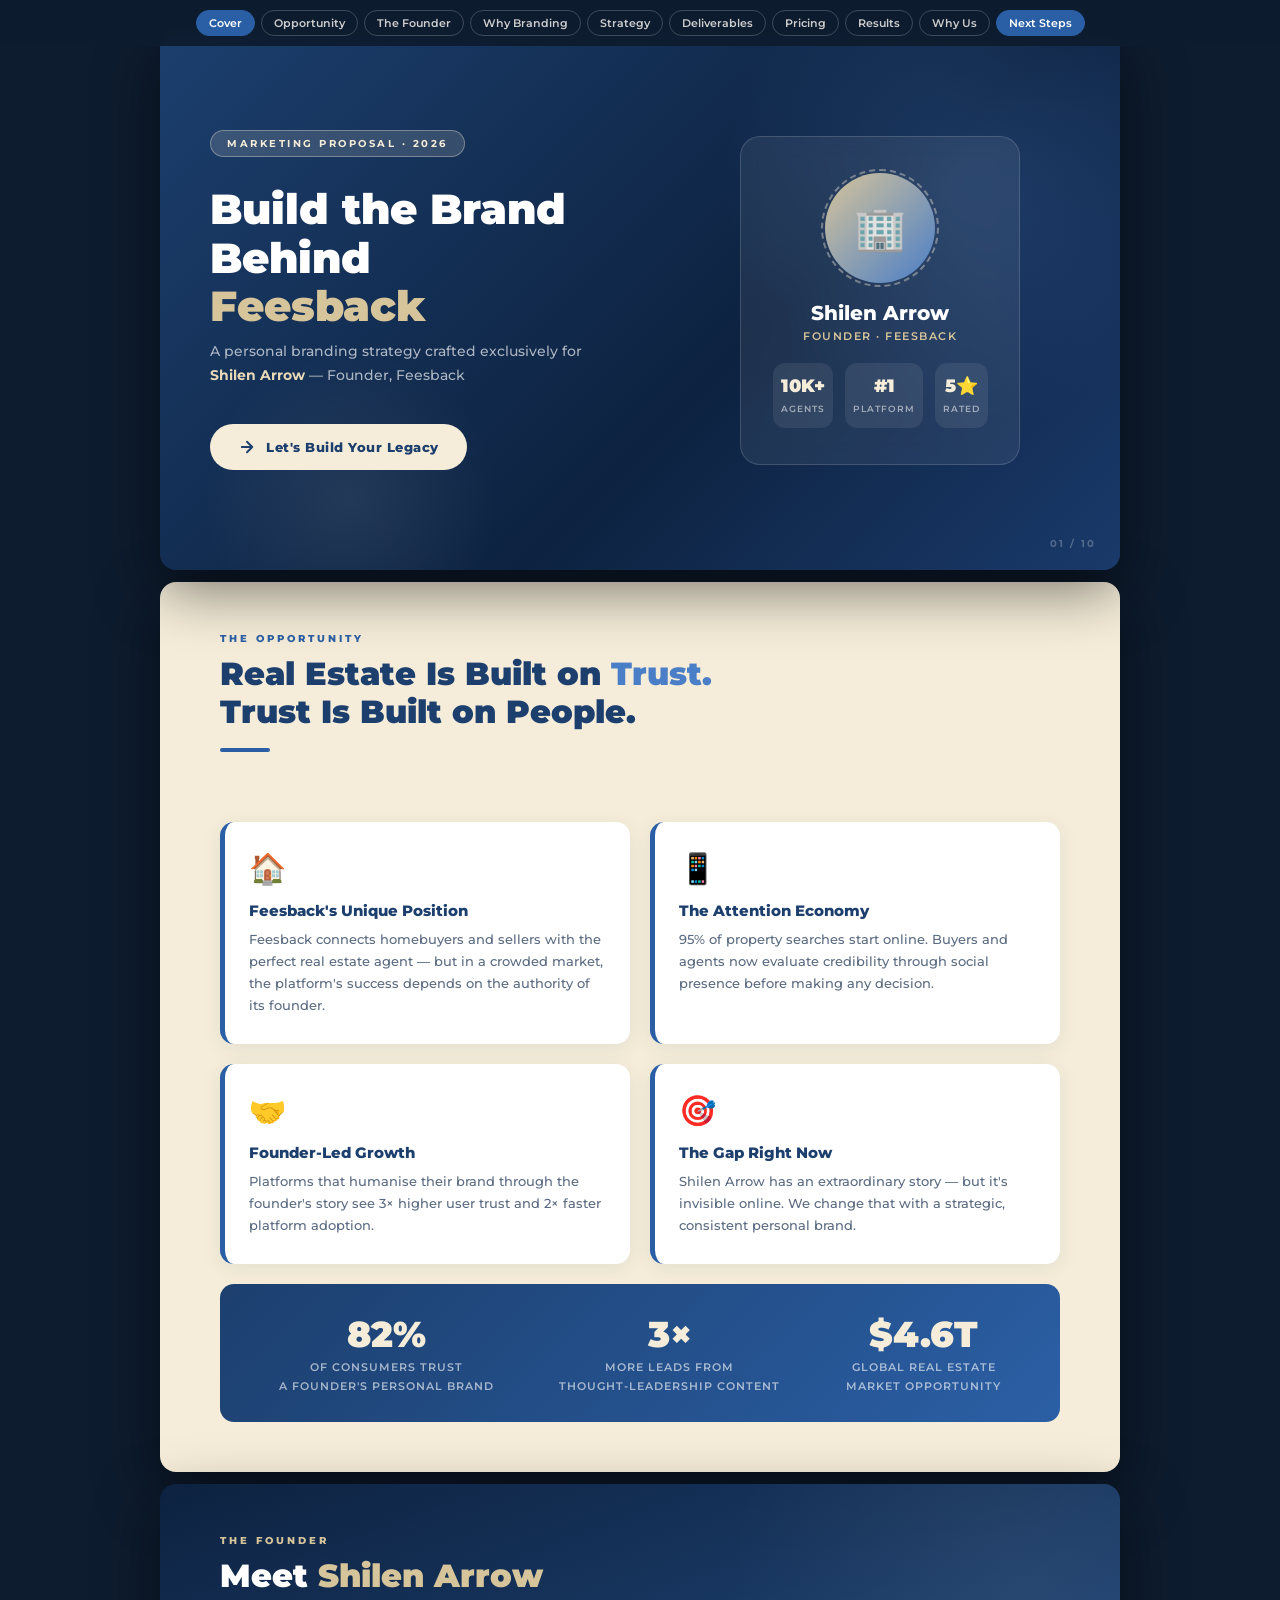
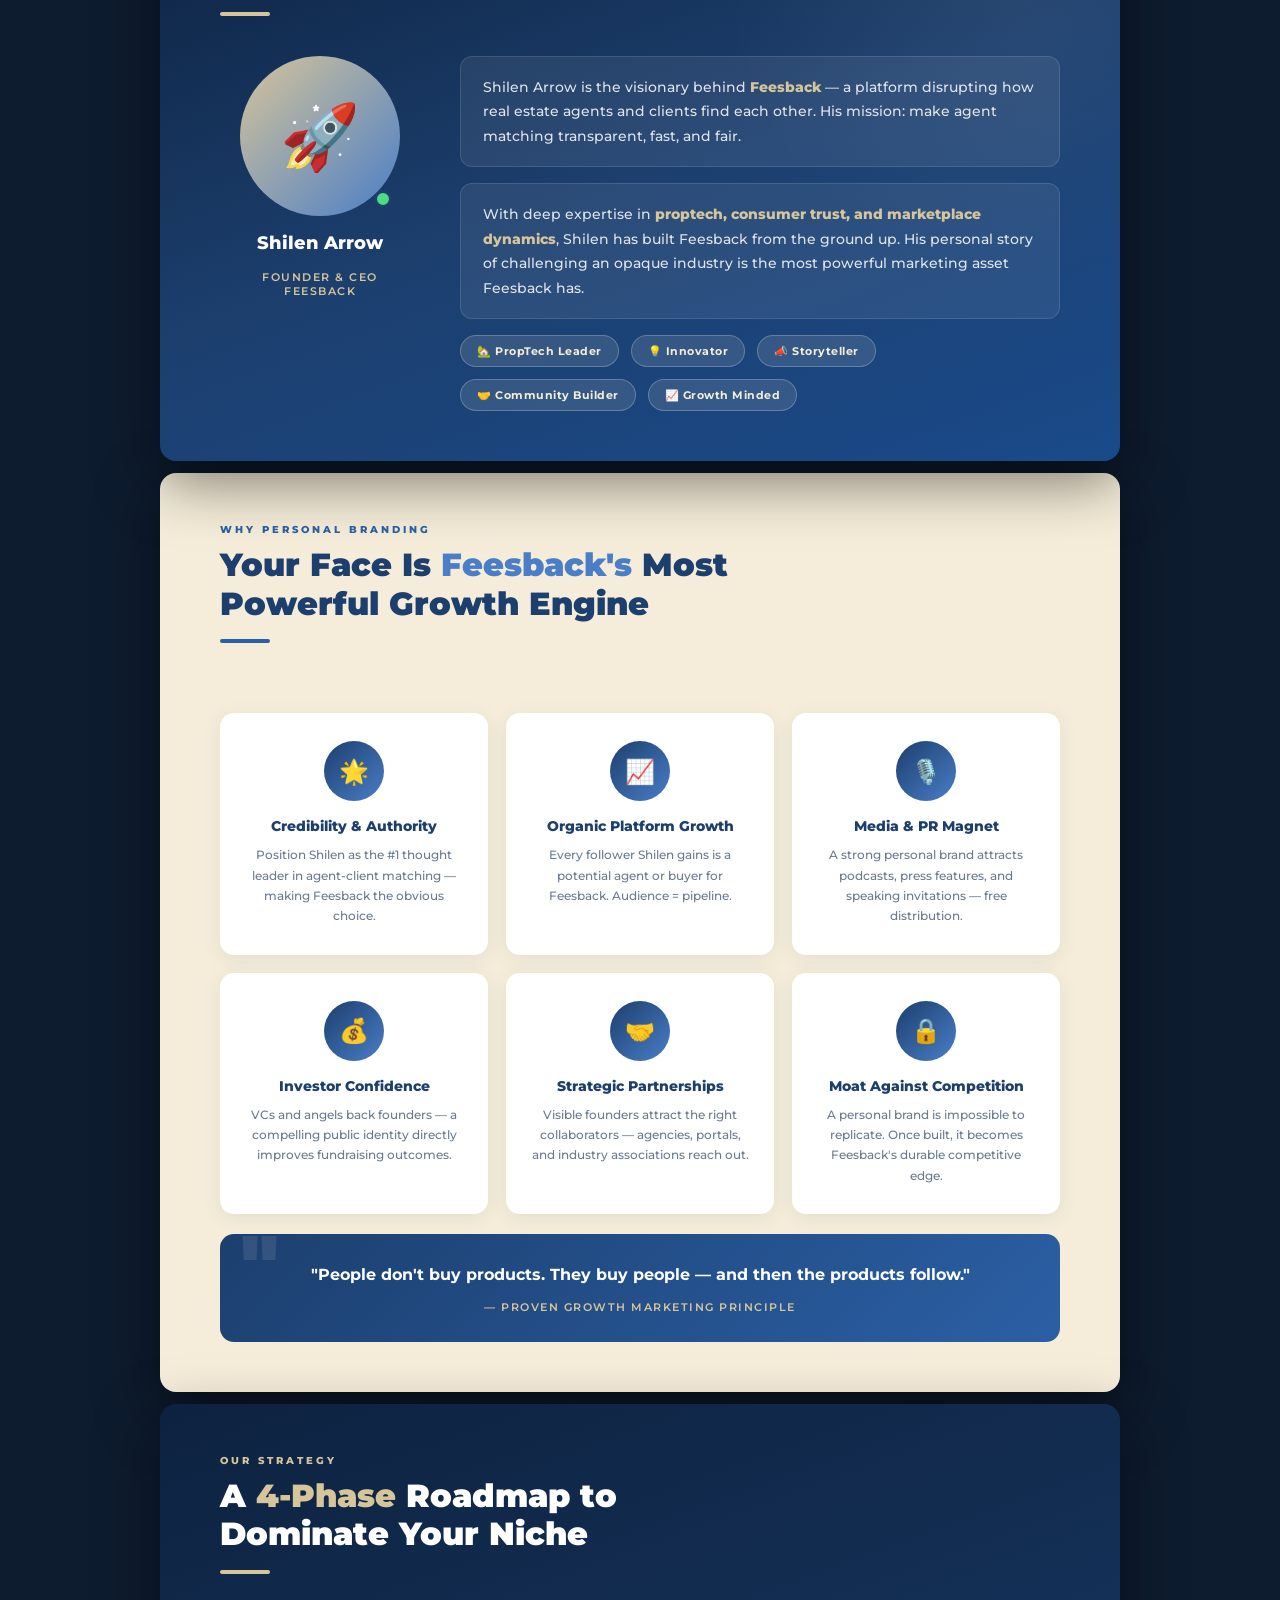
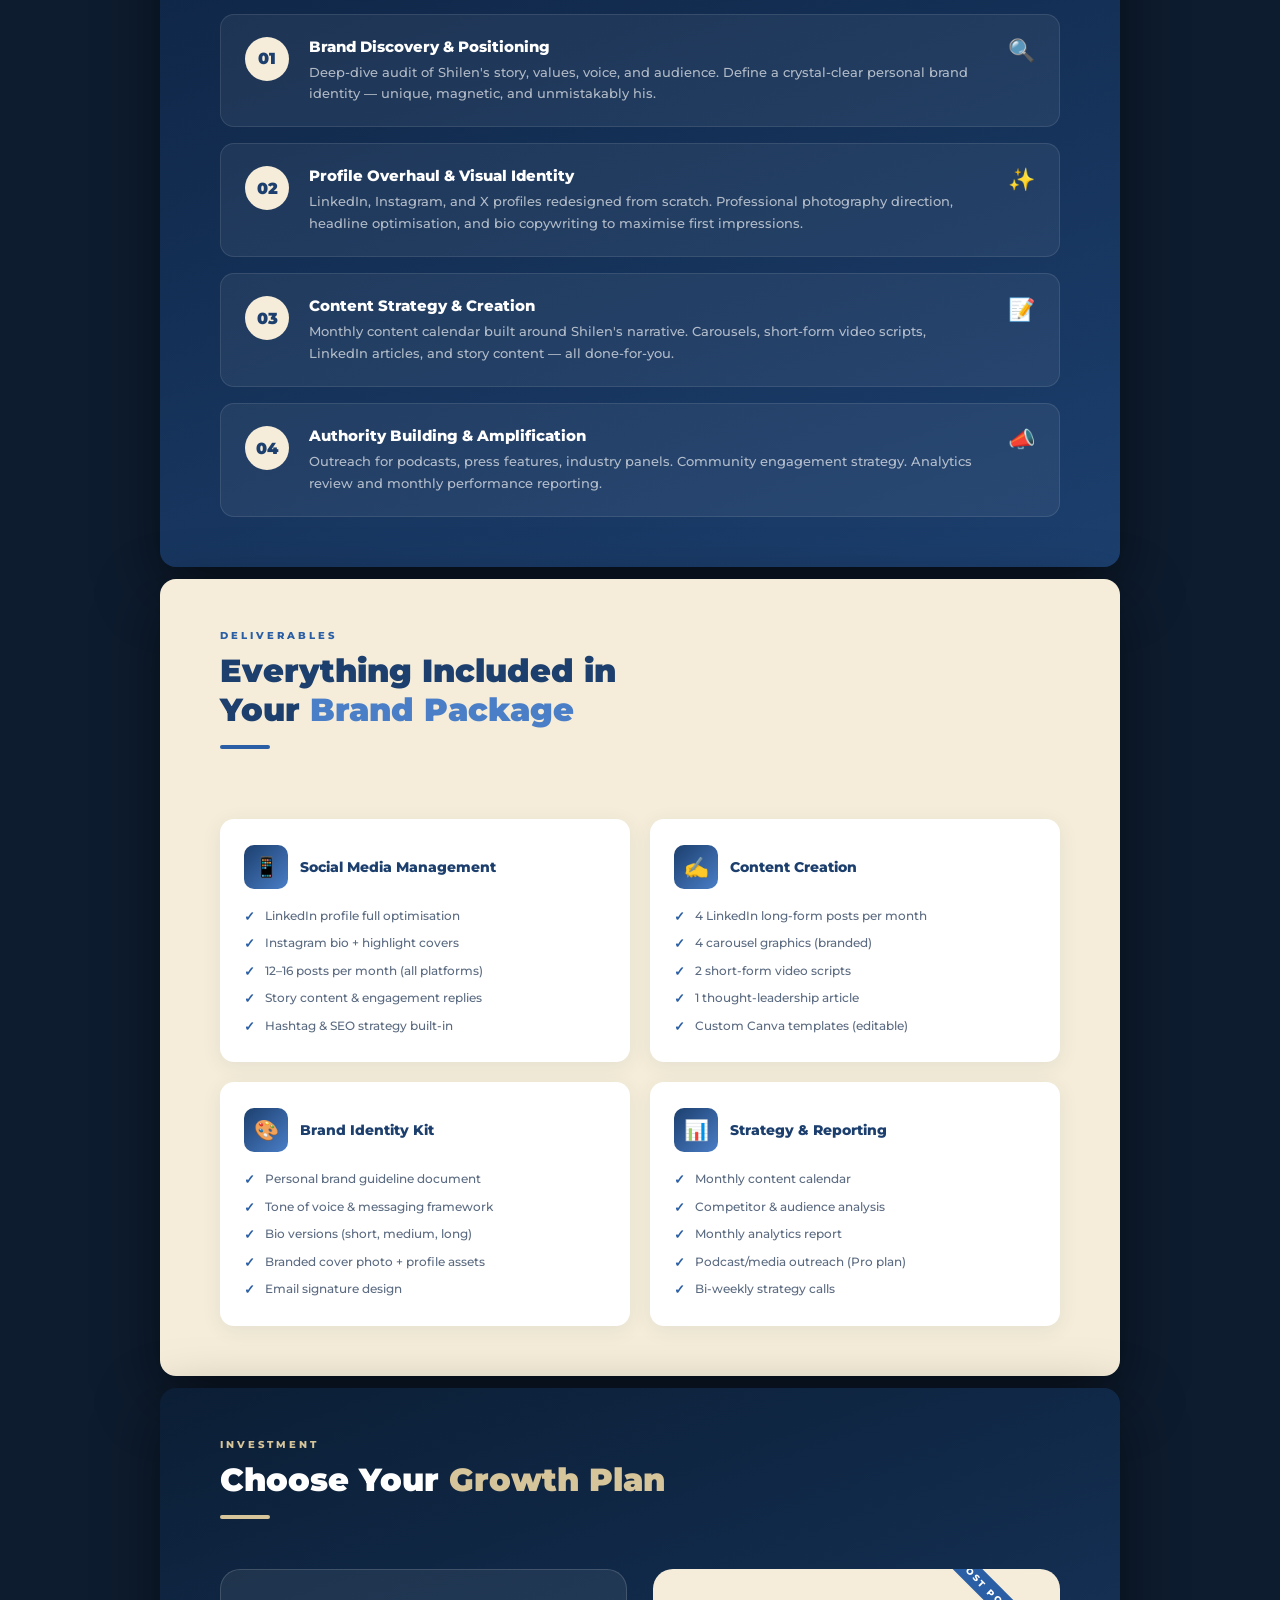
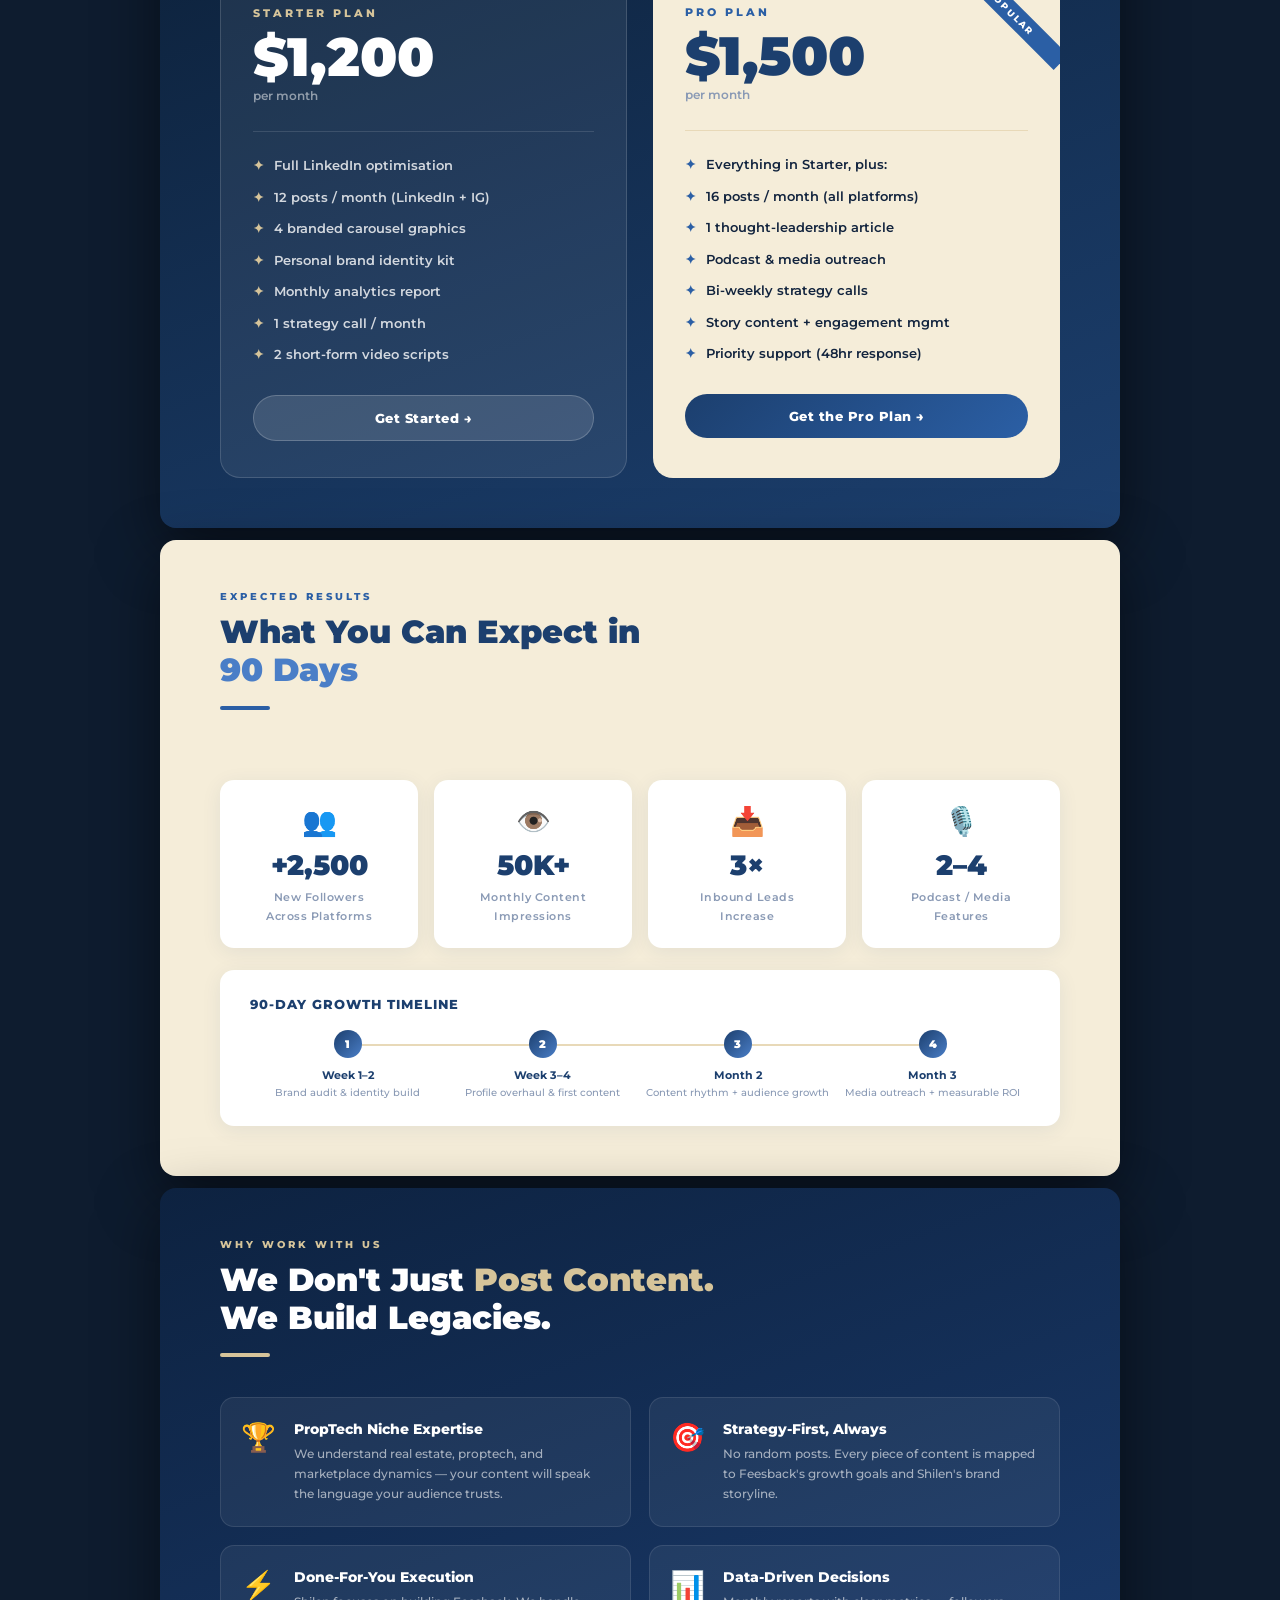
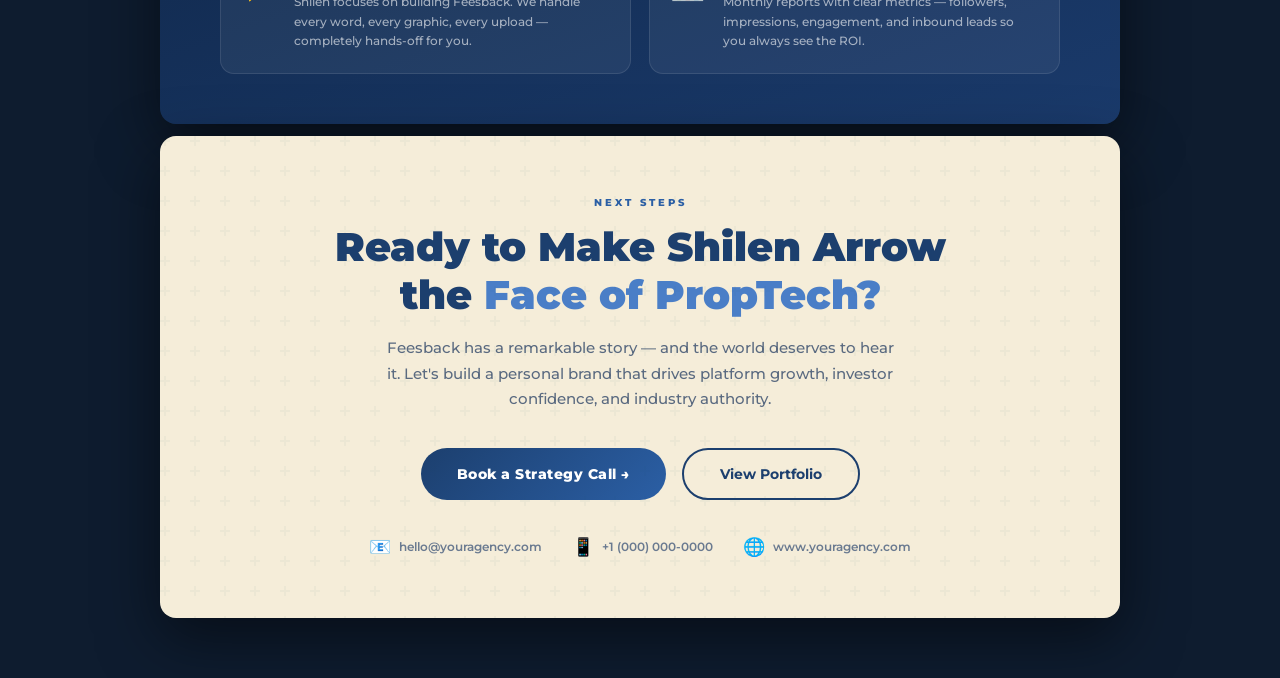
<file: feesback-pitch-deck.html>
<!DOCTYPE html>
<html lang="en">
<head>
  <meta charset="UTF-8" />
  <meta name="viewport" content="width=device-width, initial-scale=1.0"/>
  <title>Feesback – Personal Branding Pitch Deck</title>
  <link href="https://fonts.googleapis.com/css2?family=Montserrat:wght@300;400;500;600;700;800;900&display=swap" rel="stylesheet"/>
  <style>
    *, *::before, *::after { box-sizing: border-box; margin: 0; padding: 0; }

    :root {
      --blue:       #1C3F6E;
      --blue-mid:   #2B5FA5;
      --blue-light: #4A7EC7;
      --beige:      #F5EDD9;
      --beige-dark: #E8D9B8;
      --beige-deep: #D6C49A;
      --white:      #FFFFFF;
      --text-dark:  #12243E;
    }

    body {
      font-family: 'Montserrat', sans-serif;
      background: #0e1c2f;
      display: flex;
      flex-direction: column;
      align-items: center;
      padding: 30px 20px 60px;
      gap: 12px;
    }

    /* ── NAV ── */
    #nav {
      position: fixed;
      top: 0; left: 0; right: 0;
      background: rgba(14,28,47,0.95);
      backdrop-filter: blur(6px);
      display: flex;
      align-items: center;
      justify-content: center;
      gap: 6px;
      padding: 10px 20px;
      z-index: 999;
      flex-wrap: wrap;
    }
    #nav button {
      background: transparent;
      border: 1px solid rgba(255,255,255,0.2);
      color: #ccc;
      font-family: 'Montserrat', sans-serif;
      font-size: 11px;
      font-weight: 600;
      padding: 5px 12px;
      border-radius: 20px;
      cursor: pointer;
      transition: all .2s;
    }
    #nav button:hover, #nav button.active {
      background: var(--blue-mid);
      border-color: var(--blue-mid);
      color: #fff;
    }

    /* ── SLIDE BASE ── */
    .slide {
      width: 100%;
      max-width: 960px;
      border-radius: 16px;
      overflow: hidden;
      box-shadow: 0 20px 60px rgba(0,0,0,0.5);
      margin-top: 60px;
    }
    .slide:not(:first-of-type) { margin-top: 0; }

    /* ══════════════════════════════
       SLIDE 1 – COVER
    ══════════════════════════════ */
    #s1 {
      background: linear-gradient(135deg, var(--blue) 0%, #0d2240 60%, #1a3a6b 100%);
      min-height: 540px;
      display: grid;
      grid-template-columns: 1fr 1fr;
      position: relative;
      overflow: hidden;
    }
    #s1::before {
      content: '';
      position: absolute;
      width: 500px; height: 500px;
      border-radius: 50%;
      background: radial-gradient(circle, rgba(75,126,199,0.25) 0%, transparent 70%);
      top: -100px; right: -100px;
    }
    #s1::after {
      content: '';
      position: absolute;
      width: 300px; height: 300px;
      border-radius: 50%;
      background: radial-gradient(circle, rgba(245,237,217,0.08) 0%, transparent 70%);
      bottom: -80px; left: 40px;
    }
    .s1-left {
      padding: 60px 50px;
      display: flex;
      flex-direction: column;
      justify-content: center;
      z-index: 1;
    }
    .badge {
      display: inline-block;
      background: rgba(245,237,217,0.15);
      border: 1px solid rgba(245,237,217,0.35);
      color: var(--beige);
      font-size: 10px;
      font-weight: 700;
      letter-spacing: 2.5px;
      text-transform: uppercase;
      padding: 6px 16px;
      border-radius: 20px;
      margin-bottom: 28px;
      width: fit-content;
    }
    .s1-left h1 {
      font-size: 42px;
      font-weight: 900;
      color: var(--white);
      line-height: 1.15;
      margin-bottom: 10px;
    }
    .s1-left h1 span { color: var(--beige-deep); }
    .s1-left .sub {
      font-size: 14px;
      font-weight: 500;
      color: rgba(255,255,255,0.65);
      margin-bottom: 36px;
      line-height: 1.7;
    }
    .cta-pill {
      display: inline-flex;
      align-items: center;
      gap: 10px;
      background: var(--beige);
      color: var(--blue);
      font-size: 13px;
      font-weight: 800;
      padding: 14px 28px;
      border-radius: 40px;
      width: fit-content;
      letter-spacing: .5px;
    }
    .cta-pill svg { flex-shrink: 0; }

    .s1-right {
      display: flex;
      align-items: center;
      justify-content: center;
      z-index: 1;
      padding: 40px;
    }
    /* Founder card */
    .founder-card {
      background: rgba(255,255,255,0.07);
      border: 1px solid rgba(255,255,255,0.15);
      border-radius: 20px;
      padding: 36px 32px;
      text-align: center;
      backdrop-filter: blur(10px);
      width: 100%;
      max-width: 280px;
    }
    .avatar-ring {
      width: 110px; height: 110px;
      border-radius: 50%;
      background: linear-gradient(135deg, var(--beige-deep), var(--blue-light));
      display: flex; align-items: center; justify-content: center;
      margin: 0 auto 18px;
      font-size: 42px;
      position: relative;
    }
    .avatar-ring::after {
      content: '';
      position: absolute;
      inset: -4px;
      border-radius: 50%;
      border: 2px dashed rgba(245,237,217,0.4);
    }
    .founder-card h3 {
      font-size: 20px; font-weight: 800; color: #fff; margin-bottom: 4px;
    }
    .founder-card p {
      font-size: 11px; font-weight: 600; color: var(--beige-deep);
      letter-spacing: 1.5px; text-transform: uppercase; margin-bottom: 20px;
    }
    .stats-row {
      display: flex; gap: 12px;
    }
    .stat-box {
      flex: 1;
      background: rgba(255,255,255,0.08);
      border-radius: 12px;
      padding: 12px 8px;
    }
    .stat-box strong { display: block; font-size: 18px; font-weight: 900; color: var(--beige); }
    .stat-box span { font-size: 9px; font-weight: 600; color: rgba(255,255,255,0.55); letter-spacing: 1px; text-transform: uppercase; }

    /* slide label */
    .slide-label {
      position: absolute;
      bottom: 20px; right: 24px;
      font-size: 10px; font-weight: 700; color: rgba(255,255,255,0.25);
      letter-spacing: 2px; text-transform: uppercase;
    }

    /* ══════════════════════════════
       SHARED SECTION STYLES
    ══════════════════════════════ */
    .section-header {
      padding: 50px 60px 10px;
    }
    .sec-tag {
      font-size: 10px; font-weight: 800; letter-spacing: 3px;
      text-transform: uppercase; color: var(--blue-mid);
      margin-bottom: 10px;
    }
    .section-header h2 {
      font-size: 32px; font-weight: 900; color: var(--blue);
      line-height: 1.2;
    }
    .section-header h2 em { font-style: normal; color: var(--blue-light); }
    .section-body { padding: 30px 60px 50px; }
    .divider { width: 50px; height: 4px; background: var(--blue-mid); border-radius: 2px; margin: 16px 0 30px; }

    /* ══════════════════════════════
       SLIDE 2 – THE OPPORTUNITY
    ══════════════════════════════ */
    #s2 { background: var(--beige); }
    .opp-grid {
      display: grid;
      grid-template-columns: 1fr 1fr;
      gap: 20px;
    }
    .opp-card {
      background: var(--white);
      border-radius: 14px;
      padding: 28px 24px;
      border-left: 5px solid var(--blue-mid);
      box-shadow: 0 4px 20px rgba(28,63,110,0.08);
    }
    .opp-card .icon { font-size: 30px; margin-bottom: 14px; }
    .opp-card h4 { font-size: 15px; font-weight: 800; color: var(--blue); margin-bottom: 8px; }
    .opp-card p { font-size: 13px; font-weight: 500; color: #5a6a80; line-height: 1.7; }
    .opp-stat {
      grid-column: 1 / -1;
      background: linear-gradient(135deg, var(--blue) 0%, var(--blue-mid) 100%);
      border-radius: 14px;
      padding: 28px 36px;
      display: flex; align-items: center; justify-content: space-around; gap: 20px;
    }
    .opp-stat-item { text-align: center; }
    .opp-stat-item strong { display: block; font-size: 36px; font-weight: 900; color: var(--beige); }
    .opp-stat-item span { font-size: 11px; font-weight: 600; color: rgba(255,255,255,0.6); letter-spacing: 1px; text-transform: uppercase; }

    /* ══════════════════════════════
       SLIDE 3 – ABOUT SHILEN
    ══════════════════════════════ */
    #s3 {
      background: linear-gradient(160deg, #0d2240 0%, var(--blue) 50%, #1a4a8a 100%);
      position: relative; overflow: hidden;
    }
    #s3::before {
      content: '';
      position: absolute;
      width: 600px; height: 600px; border-radius: 50%;
      background: radial-gradient(circle, rgba(245,237,217,0.06) 0%, transparent 70%);
      top: -200px; right: -200px;
    }
    #s3 .section-header { padding-top: 50px; }
    #s3 .sec-tag { color: var(--beige-deep); }
    #s3 .section-header h2 { color: var(--white); }
    #s3 .divider { background: var(--beige-deep); }
    .bio-grid {
      display: grid;
      grid-template-columns: 200px 1fr;
      gap: 40px;
      padding: 0 60px 50px;
      align-items: start;
    }
    .bio-left { display: flex; flex-direction: column; align-items: center; gap: 16px; }
    .bio-avatar {
      width: 160px; height: 160px; border-radius: 50%;
      background: linear-gradient(135deg, var(--beige-deep), var(--blue-light));
      display: flex; align-items: center; justify-content: center;
      font-size: 64px; position: relative;
    }
    .online-dot {
      position: absolute; bottom: 8px; right: 8px;
      width: 18px; height: 18px; border-radius: 50%;
      background: #4ade80; border: 3px solid var(--blue);
    }
    .bio-name { font-size: 18px; font-weight: 800; color: #fff; text-align: center; }
    .bio-title { font-size: 11px; font-weight: 600; color: var(--beige-deep); letter-spacing: 1.5px; text-transform: uppercase; text-align: center; }
    .bio-right { display: flex; flex-direction: column; gap: 16px; }
    .bio-highlight {
      background: rgba(255,255,255,0.07);
      border: 1px solid rgba(255,255,255,0.12);
      border-radius: 12px;
      padding: 18px 22px;
      color: rgba(255,255,255,0.85);
      font-size: 14px; font-weight: 500; line-height: 1.75;
    }
    .bio-highlight strong { color: var(--beige-deep); font-weight: 800; }
    .pillars-row { display: flex; gap: 12px; flex-wrap: wrap; }
    .pillar-chip {
      background: rgba(245,237,217,0.12);
      border: 1px solid rgba(245,237,217,0.25);
      color: var(--beige);
      font-size: 11px; font-weight: 700;
      padding: 8px 16px; border-radius: 20px;
      letter-spacing: .5px;
    }

    /* ══════════════════════════════
       SLIDE 4 – WHY PERSONAL BRANDING
    ══════════════════════════════ */
    #s4 { background: var(--beige); }
    .pb-grid {
      display: grid;
      grid-template-columns: repeat(3, 1fr);
      gap: 18px;
    }
    .pb-card {
      background: var(--white);
      border-radius: 14px;
      padding: 28px 22px;
      text-align: center;
      box-shadow: 0 4px 20px rgba(28,63,110,0.08);
      transition: transform .2s;
    }
    .pb-card:hover { transform: translateY(-4px); }
    .pb-icon {
      width: 60px; height: 60px; border-radius: 50%;
      background: linear-gradient(135deg, var(--blue), var(--blue-light));
      display: flex; align-items: center; justify-content: center;
      font-size: 24px; margin: 0 auto 16px;
    }
    .pb-card h4 { font-size: 14px; font-weight: 800; color: var(--blue); margin-bottom: 10px; }
    .pb-card p { font-size: 12px; font-weight: 500; color: #6a7a90; line-height: 1.7; }
    .quote-box {
      background: linear-gradient(135deg, var(--blue) 0%, var(--blue-mid) 100%);
      border-radius: 14px; padding: 28px 36px; margin-top: 20px;
      position: relative;
    }
    .quote-box::before {
      content: '"'; font-size: 80px; font-weight: 900; color: rgba(255,255,255,0.1);
      position: absolute; top: -10px; left: 20px; line-height: 1;
    }
    .quote-box p { font-size: 16px; font-weight: 700; color: #fff; line-height: 1.6; text-align: center; }
    .quote-box cite { display: block; margin-top: 12px; font-size: 11px; font-weight: 600; color: var(--beige-deep); letter-spacing: 1.5px; text-transform: uppercase; text-align: center; font-style: normal; }

    /* ══════════════════════════════
       SLIDE 5 – STRATEGY
    ══════════════════════════════ */
    #s5 {
      background: linear-gradient(160deg, #0d2240 0%, var(--blue) 100%);
    }
    #s5 .sec-tag { color: var(--beige-deep); }
    #s5 .section-header h2 { color: var(--white); }
    #s5 .divider { background: var(--beige-deep); }
    .strategy-steps {
      display: flex; flex-direction: column; gap: 16px;
      padding: 0 60px 50px;
    }
    .step {
      display: flex; gap: 20px; align-items: flex-start;
      background: rgba(255,255,255,0.06);
      border: 1px solid rgba(255,255,255,0.1);
      border-radius: 14px; padding: 22px 24px;
    }
    .step-num {
      width: 44px; height: 44px; border-radius: 50%;
      background: var(--beige); color: var(--blue);
      font-size: 16px; font-weight: 900;
      display: flex; align-items: center; justify-content: center;
      flex-shrink: 0;
    }
    .step-content h4 { font-size: 15px; font-weight: 800; color: #fff; margin-bottom: 6px; }
    .step-content p { font-size: 13px; font-weight: 500; color: rgba(255,255,255,0.65); line-height: 1.65; }
    .step-icon { font-size: 22px; margin-left: auto; flex-shrink: 0; }

    /* ══════════════════════════════
       SLIDE 6 – DELIVERABLES
    ══════════════════════════════ */
    #s6 { background: var(--beige); }
    .del-grid {
      display: grid; grid-template-columns: 1fr 1fr; gap: 20px;
    }
    .del-block {
      background: var(--white); border-radius: 14px; padding: 26px 24px;
      box-shadow: 0 4px 20px rgba(28,63,110,0.08);
    }
    .del-block .del-head {
      display: flex; align-items: center; gap: 12px; margin-bottom: 18px;
    }
    .del-icon-box {
      width: 44px; height: 44px; border-radius: 10px;
      background: linear-gradient(135deg, var(--blue), var(--blue-light));
      display: flex; align-items: center; justify-content: center;
      font-size: 20px; flex-shrink: 0;
    }
    .del-block h4 { font-size: 14px; font-weight: 800; color: var(--blue); }
    .del-list { list-style: none; display: flex; flex-direction: column; gap: 8px; }
    .del-list li {
      display: flex; gap: 10px; align-items: flex-start;
      font-size: 12px; font-weight: 500; color: #5a6a80; line-height: 1.5;
    }
    .del-list li::before {
      content: '✓'; color: var(--blue-mid); font-weight: 900; font-size: 13px; flex-shrink: 0;
    }

    /* ══════════════════════════════
       SLIDE 7 – PRICING
    ══════════════════════════════ */
    #s7 {
      background: linear-gradient(160deg, #0b1e35 0%, var(--blue) 100%);
    }
    #s7 .sec-tag { color: var(--beige-deep); }
    #s7 .section-header h2 { color: #fff; }
    #s7 .divider { background: var(--beige-deep); }
    .pricing-row {
      display: grid; grid-template-columns: 1fr 1fr; gap: 26px;
      padding: 10px 60px 50px;
    }
    .price-card {
      border-radius: 20px; padding: 36px 32px;
      position: relative; overflow: hidden;
    }
    .price-card.starter {
      background: rgba(255,255,255,0.07);
      border: 1px solid rgba(255,255,255,0.15);
    }
    .price-card.pro {
      background: var(--beige);
      border: none;
    }
    .price-card.pro::before {
      content: 'MOST POPULAR';
      position: absolute; top: 18px; right: -28px;
      background: var(--blue-mid); color: #fff;
      font-size: 9px; font-weight: 800; letter-spacing: 2px;
      padding: 5px 40px; transform: rotate(45deg);
    }
    .plan-name {
      font-size: 11px; font-weight: 800; letter-spacing: 3px; text-transform: uppercase;
      margin-bottom: 10px;
    }
    .price-card.starter .plan-name { color: var(--beige-deep); }
    .price-card.pro .plan-name { color: var(--blue-mid); }
    .price-amount {
      font-size: 54px; font-weight: 900; line-height: 1;
      margin-bottom: 4px;
    }
    .price-card.starter .price-amount { color: #fff; }
    .price-card.pro .price-amount { color: var(--blue); }
    .price-period {
      font-size: 12px; font-weight: 600;
      margin-bottom: 28px;
    }
    .price-card.starter .price-period { color: rgba(255,255,255,0.5); }
    .price-card.pro .price-period { color: #8a9ab5; }
    .price-divider { height: 1px; margin-bottom: 24px; }
    .price-card.starter .price-divider { background: rgba(255,255,255,0.12); }
    .price-card.pro .price-divider { background: var(--beige-dark); }
    .price-list { list-style: none; display: flex; flex-direction: column; gap: 12px; margin-bottom: 30px; }
    .price-list li {
      display: flex; gap: 10px; align-items: flex-start;
      font-size: 13px; font-weight: 600; line-height: 1.5;
    }
    .price-card.starter .price-list li { color: rgba(255,255,255,0.8); }
    .price-card.pro .price-list li { color: var(--text-dark); }
    .price-list li span.check { flex-shrink: 0; }
    .price-card.starter .check { color: var(--beige-deep); }
    .price-card.pro .check { color: var(--blue-mid); }
    .buy-btn {
      display: block; text-align: center;
      font-family: 'Montserrat', sans-serif;
      font-size: 13px; font-weight: 800;
      padding: 14px 24px; border-radius: 40px;
      cursor: pointer; border: none; width: 100%;
      letter-spacing: .5px;
    }
    .price-card.starter .buy-btn {
      background: rgba(255,255,255,0.12);
      color: #fff; border: 1px solid rgba(255,255,255,0.2);
    }
    .price-card.pro .buy-btn {
      background: linear-gradient(135deg, var(--blue), var(--blue-mid));
      color: #fff;
    }

    /* ══════════════════════════════
       SLIDE 8 – RESULTS / ROI
    ══════════════════════════════ */
    #s8 { background: var(--beige); }
    .roi-grid {
      display: grid; grid-template-columns: repeat(4, 1fr); gap: 16px; margin-bottom: 22px;
    }
    .roi-card {
      background: var(--white); border-radius: 14px; padding: 24px 18px; text-align: center;
      box-shadow: 0 4px 20px rgba(28,63,110,0.08);
    }
    .roi-card .roi-icon { font-size: 28px; margin-bottom: 10px; }
    .roi-card strong { display: block; font-size: 28px; font-weight: 900; color: var(--blue); margin-bottom: 4px; }
    .roi-card span { font-size: 11px; font-weight: 600; color: #8a9ab5; letter-spacing: .5px; }
    .timeline-bar {
      background: var(--white); border-radius: 14px; padding: 26px 30px;
      box-shadow: 0 4px 20px rgba(28,63,110,0.08);
    }
    .timeline-bar h4 { font-size: 13px; font-weight: 800; color: var(--blue); margin-bottom: 18px; letter-spacing: 1px; text-transform: uppercase; }
    .tl-steps {
      display: flex; gap: 0; position: relative;
    }
    .tl-step {
      flex: 1; text-align: center; position: relative;
    }
    .tl-step::before {
      content: ''; position: absolute;
      top: 14px; left: 50%; width: 100%; height: 2px;
      background: var(--beige-dark); z-index: 0;
    }
    .tl-step:last-child::before { display: none; }
    .tl-dot {
      width: 28px; height: 28px; border-radius: 50%;
      background: linear-gradient(135deg, var(--blue), var(--blue-light));
      margin: 0 auto 10px; position: relative; z-index: 1;
      display: flex; align-items: center; justify-content: center;
      font-size: 11px; font-weight: 900; color: #fff;
    }
    .tl-step .tl-label { font-size: 11px; font-weight: 700; color: var(--blue); }
    .tl-step .tl-desc { font-size: 10px; font-weight: 500; color: #8a9ab5; margin-top: 4px; line-height: 1.4; }

    /* ══════════════════════════════
       SLIDE 9 – WHY US
    ══════════════════════════════ */
    #s9 {
      background: linear-gradient(160deg, #0d2240 0%, #1a3a6b 100%);
    }
    #s9 .sec-tag { color: var(--beige-deep); }
    #s9 .section-header h2 { color: #fff; }
    #s9 .divider { background: var(--beige-deep); }
    .why-grid {
      display: grid; grid-template-columns: 1fr 1fr; gap: 18px;
      padding: 0 60px 50px;
    }
    .why-item {
      display: flex; gap: 18px; align-items: flex-start;
      background: rgba(255,255,255,0.06);
      border: 1px solid rgba(255,255,255,0.1);
      border-radius: 14px; padding: 22px 20px;
    }
    .why-emoji { font-size: 28px; flex-shrink: 0; }
    .why-item h4 { font-size: 14px; font-weight: 800; color: #fff; margin-bottom: 6px; }
    .why-item p { font-size: 12px; font-weight: 500; color: rgba(255,255,255,0.6); line-height: 1.65; }

    /* ══════════════════════════════
       SLIDE 10 – CTA
    ══════════════════════════════ */
    #s10 {
      background: var(--beige);
      min-height: 420px;
      display: flex; flex-direction: column; align-items: center; justify-content: center;
      text-align: center; padding: 60px;
      position: relative; overflow: hidden;
    }
    #s10::before {
      content: '';
      position: absolute; inset: 0;
      background: url("data:image/svg+xml,%3Csvg width='60' height='60' viewBox='0 0 60 60' xmlns='http://www.w3.org/2000/svg'%3E%3Cg fill='none' fill-rule='evenodd'%3E%3Cg fill='%231C3F6E' fill-opacity='0.04'%3E%3Cpath d='M36 34v-4h-2v4h-4v2h4v4h2v-4h4v-2h-4zm0-30V0h-2v4h-4v2h4v4h2V6h4V4h-4zM6 34v-4H4v4H0v2h4v4h2v-4h4v-2H6zM6 4V0H4v4H0v2h4v4h2V6h4V4H6z'/%3E%3C/g%3E%3C/g%3E%3C/svg%3E");
    }
    #s10 .sec-tag { color: var(--blue-mid); margin-bottom: 14px; }
    #s10 h2 { font-size: 40px; font-weight: 900; color: var(--blue); line-height: 1.2; margin-bottom: 16px; }
    #s10 h2 em { font-style: normal; color: var(--blue-light); }
    #s10 p { font-size: 15px; font-weight: 500; color: #5a6a80; line-height: 1.7; max-width: 520px; margin-bottom: 36px; }
    .cta-buttons { display: flex; gap: 16px; flex-wrap: wrap; justify-content: center; }
    .btn-primary {
      background: linear-gradient(135deg, var(--blue), var(--blue-mid));
      color: #fff; font-family: 'Montserrat', sans-serif;
      font-size: 14px; font-weight: 800;
      padding: 16px 36px; border-radius: 40px;
      border: none; cursor: pointer; letter-spacing: .5px;
    }
    .btn-secondary {
      background: transparent;
      color: var(--blue); font-family: 'Montserrat', sans-serif;
      font-size: 14px; font-weight: 700;
      padding: 15px 36px; border-radius: 40px;
      border: 2px solid var(--blue); cursor: pointer;
    }
    .contact-row {
      display: flex; gap: 30px; margin-top: 36px; flex-wrap: wrap; justify-content: center;
    }
    .contact-item {
      display: flex; align-items: center; gap: 8px;
      font-size: 12px; font-weight: 600; color: #6a7a90;
    }
    .contact-item span { font-size: 18px; }

    /* ══ RESPONSIVE ══ */
    @media (max-width: 700px) {
      #s1 { grid-template-columns: 1fr; }
      .s1-right { display: none; }
      .s1-left h1 { font-size: 30px; }
      .section-header { padding: 36px 30px 10px; }
      .section-body { padding: 20px 30px 36px; }
      .opp-grid, .pb-grid, .del-grid, .pricing-row, .why-grid, .roi-grid {
        grid-template-columns: 1fr;
      }
      .pb-grid { grid-template-columns: 1fr 1fr; }
      .bio-grid { grid-template-columns: 1fr; }
      .strategy-steps { padding: 0 30px 36px; }
      .why-grid { padding: 0 30px 36px; }
      .pricing-row { padding: 10px 30px 36px; }
      .roi-grid { grid-template-columns: 1fr 1fr; }
      #s10 { padding: 40px 30px; }
      #s10 h2 { font-size: 28px; }
    }
  </style>
</head>
<body>

<!-- NAV -->
<div id="nav">
  <button onclick="goto('s1')" class="active">Cover</button>
  <button onclick="goto('s2')">Opportunity</button>
  <button onclick="goto('s3')">The Founder</button>
  <button onclick="goto('s4')">Why Branding</button>
  <button onclick="goto('s5')">Strategy</button>
  <button onclick="goto('s6')">Deliverables</button>
  <button onclick="goto('s7')">Pricing</button>
  <button onclick="goto('s8')">Results</button>
  <button onclick="goto('s9')">Why Us</button>
  <button onclick="goto('s10')">Next Steps</button>
</div>

<!-- ══════════ SLIDE 1 ══════════ -->
<div class="slide" id="s1">
  <div class="s1-left">
    <div class="badge">Marketing Proposal · 2026</div>
    <h1>Build the Brand<br/>Behind <span>Feesback</span></h1>
    <p class="sub">
      A personal branding strategy crafted exclusively for<br/>
      <strong style="color:#e8d9b8;">Shilen Arrow</strong> — Founder, Feesback
    </p>
    <div class="cta-pill">
      <svg width="18" height="18" viewBox="0 0 24 24" fill="none" stroke="currentColor" stroke-width="2.5" stroke-linecap="round" stroke-linejoin="round">
        <path d="M5 12h14M12 5l7 7-7 7"/>
      </svg>
      Let's Build Your Legacy
    </div>
  </div>
  <div class="s1-right">
    <div class="founder-card">
      <div class="avatar-ring">🏢</div>
      <h3>Shilen Arrow</h3>
      <p>Founder · Feesback</p>
      <div class="stats-row">
        <div class="stat-box">
          <strong>10K+</strong>
          <span>Agents</span>
        </div>
        <div class="stat-box">
          <strong>#1</strong>
          <span>Platform</span>
        </div>
        <div class="stat-box">
          <strong>5⭐</strong>
          <span>Rated</span>
        </div>
      </div>
    </div>
  </div>
  <span class="slide-label">01 / 10</span>
</div>

<!-- ══════════ SLIDE 2 ══════════ -->
<div class="slide" id="s2">
  <div class="section-header">
    <div class="sec-tag">The Opportunity</div>
    <h2>Real Estate Is Built on <em>Trust.</em><br/>Trust Is Built on People.</h2>
    <div class="divider"></div>
  </div>
  <div class="section-body">
    <div class="opp-grid">
      <div class="opp-card">
        <div class="icon">🏠</div>
        <h4>Feesback's Unique Position</h4>
        <p>Feesback connects homebuyers and sellers with the perfect real estate agent — but in a crowded market, the platform's success depends on the authority of its founder.</p>
      </div>
      <div class="opp-card">
        <div class="icon">📱</div>
        <h4>The Attention Economy</h4>
        <p>95% of property searches start online. Buyers and agents now evaluate credibility through social presence before making any decision.</p>
      </div>
      <div class="opp-card">
        <div class="icon">🤝</div>
        <h4>Founder-Led Growth</h4>
        <p>Platforms that humanise their brand through the founder's story see 3× higher user trust and 2× faster platform adoption.</p>
      </div>
      <div class="opp-card">
        <div class="icon">🎯</div>
        <h4>The Gap Right Now</h4>
        <p>Shilen Arrow has an extraordinary story — but it's invisible online. We change that with a strategic, consistent personal brand.</p>
      </div>
      <div class="opp-stat">
        <div class="opp-stat-item">
          <strong>82%</strong>
          <span>of consumers trust<br/>a founder's personal brand</span>
        </div>
        <div class="opp-stat-item">
          <strong>3×</strong>
          <span>more leads from<br/>thought-leadership content</span>
        </div>
        <div class="opp-stat-item">
          <strong>$4.6T</strong>
          <span>global real estate<br/>market opportunity</span>
        </div>
      </div>
    </div>
  </div>
</div>

<!-- ══════════ SLIDE 3 ══════════ -->
<div class="slide" id="s3">
  <div class="section-header">
    <div class="sec-tag">The Founder</div>
    <h2 style="color:#fff;">Meet <em style="color:#D6C49A;">Shilen Arrow</em></h2>
    <div class="divider"></div>
  </div>
  <div class="bio-grid">
    <div class="bio-left">
      <div class="bio-avatar">
        🚀
        <div class="online-dot"></div>
      </div>
      <div class="bio-name">Shilen Arrow</div>
      <div class="bio-title">Founder & CEO<br/>Feesback</div>
    </div>
    <div class="bio-right">
      <div class="bio-highlight">
        Shilen Arrow is the visionary behind <strong>Feesback</strong> — a platform disrupting how real estate agents and clients find each other. His mission: make agent matching transparent, fast, and fair.
      </div>
      <div class="bio-highlight">
        With deep expertise in <strong>proptech, consumer trust, and marketplace dynamics</strong>, Shilen has built Feesback from the ground up. His personal story of challenging an opaque industry is the most powerful marketing asset Feesback has.
      </div>
      <div class="pillars-row">
        <span class="pillar-chip">🏡 PropTech Leader</span>
        <span class="pillar-chip">💡 Innovator</span>
        <span class="pillar-chip">📣 Storyteller</span>
        <span class="pillar-chip">🤝 Community Builder</span>
        <span class="pillar-chip">📈 Growth Minded</span>
      </div>
    </div>
  </div>
</div>

<!-- ══════════ SLIDE 4 ══════════ -->
<div class="slide" id="s4">
  <div class="section-header">
    <div class="sec-tag">Why Personal Branding</div>
    <h2>Your Face Is <em>Feesback's</em> Most<br/>Powerful Growth Engine</h2>
    <div class="divider"></div>
  </div>
  <div class="section-body">
    <div class="pb-grid">
      <div class="pb-card">
        <div class="pb-icon">🌟</div>
        <h4>Credibility & Authority</h4>
        <p>Position Shilen as the #1 thought leader in agent-client matching — making Feesback the obvious choice.</p>
      </div>
      <div class="pb-card">
        <div class="pb-icon">📈</div>
        <h4>Organic Platform Growth</h4>
        <p>Every follower Shilen gains is a potential agent or buyer for Feesback. Audience = pipeline.</p>
      </div>
      <div class="pb-card">
        <div class="pb-icon">🎙️</div>
        <h4>Media & PR Magnet</h4>
        <p>A strong personal brand attracts podcasts, press features, and speaking invitations — free distribution.</p>
      </div>
      <div class="pb-card">
        <div class="pb-icon">💰</div>
        <h4>Investor Confidence</h4>
        <p>VCs and angels back founders — a compelling public identity directly improves fundraising outcomes.</p>
      </div>
      <div class="pb-card">
        <div class="pb-icon">🤝</div>
        <h4>Strategic Partnerships</h4>
        <p>Visible founders attract the right collaborators — agencies, portals, and industry associations reach out.</p>
      </div>
      <div class="pb-card">
        <div class="pb-icon">🔒</div>
        <h4>Moat Against Competition</h4>
        <p>A personal brand is impossible to replicate. Once built, it becomes Feesback's durable competitive edge.</p>
      </div>
    </div>
    <div class="quote-box">
      <p>"People don't buy products. They buy people — and then the products follow."</p>
      <cite>— Proven growth marketing principle</cite>
    </div>
  </div>
</div>

<!-- ══════════ SLIDE 5 ══════════ -->
<div class="slide" id="s5">
  <div class="section-header">
    <div class="sec-tag">Our Strategy</div>
    <h2 style="color:#fff;">A <em style="color:#D6C49A;">4-Phase</em> Roadmap to<br/>Dominate Your Niche</h2>
    <div class="divider"></div>
  </div>
  <div class="strategy-steps">
    <div class="step">
      <div class="step-num">01</div>
      <div class="step-content">
        <h4>Brand Discovery & Positioning</h4>
        <p>Deep-dive audit of Shilen's story, values, voice, and audience. Define a crystal-clear personal brand identity — unique, magnetic, and unmistakably his.</p>
      </div>
      <div class="step-icon">🔍</div>
    </div>
    <div class="step">
      <div class="step-num">02</div>
      <div class="step-content">
        <h4>Profile Overhaul & Visual Identity</h4>
        <p>LinkedIn, Instagram, and X profiles redesigned from scratch. Professional photography direction, headline optimisation, and bio copywriting to maximise first impressions.</p>
      </div>
      <div class="step-icon">✨</div>
    </div>
    <div class="step">
      <div class="step-num">03</div>
      <div class="step-content">
        <h4>Content Strategy & Creation</h4>
        <p>Monthly content calendar built around Shilen's narrative. Carousels, short-form video scripts, LinkedIn articles, and story content — all done-for-you.</p>
      </div>
      <div class="step-icon">📝</div>
    </div>
    <div class="step">
      <div class="step-num">04</div>
      <div class="step-content">
        <h4>Authority Building & Amplification</h4>
        <p>Outreach for podcasts, press features, industry panels. Community engagement strategy. Analytics review and monthly performance reporting.</p>
      </div>
      <div class="step-icon">📣</div>
    </div>
  </div>
</div>

<!-- ══════════ SLIDE 6 ══════════ -->
<div class="slide" id="s6">
  <div class="section-header">
    <div class="sec-tag">Deliverables</div>
    <h2>Everything Included in<br/>Your <em>Brand Package</em></h2>
    <div class="divider"></div>
  </div>
  <div class="section-body">
    <div class="del-grid">
      <div class="del-block">
        <div class="del-head">
          <div class="del-icon-box">📱</div>
          <h4>Social Media Management</h4>
        </div>
        <ul class="del-list">
          <li>LinkedIn profile full optimisation</li>
          <li>Instagram bio + highlight covers</li>
          <li>12–16 posts per month (all platforms)</li>
          <li>Story content & engagement replies</li>
          <li>Hashtag & SEO strategy built-in</li>
        </ul>
      </div>
      <div class="del-block">
        <div class="del-head">
          <div class="del-icon-box">✍️</div>
          <h4>Content Creation</h4>
        </div>
        <ul class="del-list">
          <li>4 LinkedIn long-form posts per month</li>
          <li>4 carousel graphics (branded)</li>
          <li>2 short-form video scripts</li>
          <li>1 thought-leadership article</li>
          <li>Custom Canva templates (editable)</li>
        </ul>
      </div>
      <div class="del-block">
        <div class="del-head">
          <div class="del-icon-box">🎨</div>
          <h4>Brand Identity Kit</h4>
        </div>
        <ul class="del-list">
          <li>Personal brand guideline document</li>
          <li>Tone of voice & messaging framework</li>
          <li>Bio versions (short, medium, long)</li>
          <li>Branded cover photo + profile assets</li>
          <li>Email signature design</li>
        </ul>
      </div>
      <div class="del-block">
        <div class="del-head">
          <div class="del-icon-box">📊</div>
          <h4>Strategy & Reporting</h4>
        </div>
        <ul class="del-list">
          <li>Monthly content calendar</li>
          <li>Competitor & audience analysis</li>
          <li>Monthly analytics report</li>
          <li>Podcast/media outreach (Pro plan)</li>
          <li>Bi-weekly strategy calls</li>
        </ul>
      </div>
    </div>
  </div>
</div>

<!-- ══════════ SLIDE 7 ══════════ -->
<div class="slide" id="s7">
  <div class="section-header">
    <div class="sec-tag">Investment</div>
    <h2 style="color:#fff;">Choose Your <em style="color:#D6C49A;">Growth Plan</em></h2>
    <div class="divider"></div>
  </div>
  <div class="pricing-row">

    <!-- STARTER -->
    <div class="price-card starter">
      <div class="plan-name">Starter Plan</div>
      <div class="price-amount">$1,200</div>
      <div class="price-period">per month</div>
      <div class="price-divider"></div>
      <ul class="price-list">
        <li><span class="check">✦</span> Full LinkedIn optimisation</li>
        <li><span class="check">✦</span> 12 posts / month (LinkedIn + IG)</li>
        <li><span class="check">✦</span> 4 branded carousel graphics</li>
        <li><span class="check">✦</span> Personal brand identity kit</li>
        <li><span class="check">✦</span> Monthly analytics report</li>
        <li><span class="check">✦</span> 1 strategy call / month</li>
        <li><span class="check">✦</span> 2 short-form video scripts</li>
      </ul>
      <button class="buy-btn">Get Started →</button>
    </div>

    <!-- PRO -->
    <div class="price-card pro">
      <div class="plan-name">Pro Plan</div>
      <div class="price-amount">$1,500</div>
      <div class="price-period">per month</div>
      <div class="price-divider"></div>
      <ul class="price-list">
        <li><span class="check">✦</span> Everything in Starter, plus:</li>
        <li><span class="check">✦</span> 16 posts / month (all platforms)</li>
        <li><span class="check">✦</span> 1 thought-leadership article</li>
        <li><span class="check">✦</span> Podcast & media outreach</li>
        <li><span class="check">✦</span> Bi-weekly strategy calls</li>
        <li><span class="check">✦</span> Story content + engagement mgmt</li>
        <li><span class="check">✦</span> Priority support (48hr response)</li>
      </ul>
      <button class="buy-btn">Get the Pro Plan →</button>
    </div>

  </div>
</div>

<!-- ══════════ SLIDE 8 ══════════ -->
<div class="slide" id="s8">
  <div class="section-header">
    <div class="sec-tag">Expected Results</div>
    <h2>What You Can Expect in<br/><em>90 Days</em></h2>
    <div class="divider"></div>
  </div>
  <div class="section-body">
    <div class="roi-grid">
      <div class="roi-card">
        <div class="roi-icon">👥</div>
        <strong>+2,500</strong>
        <span>New Followers<br/>Across Platforms</span>
      </div>
      <div class="roi-card">
        <div class="roi-icon">👁️</div>
        <strong>50K+</strong>
        <span>Monthly Content<br/>Impressions</span>
      </div>
      <div class="roi-card">
        <div class="roi-icon">📥</div>
        <strong>3×</strong>
        <span>Inbound Leads<br/>Increase</span>
      </div>
      <div class="roi-card">
        <div class="roi-icon">🎙️</div>
        <strong>2–4</strong>
        <span>Podcast / Media<br/>Features</span>
      </div>
    </div>
    <div class="timeline-bar">
      <h4>90-Day Growth Timeline</h4>
      <div class="tl-steps">
        <div class="tl-step">
          <div class="tl-dot">1</div>
          <div class="tl-label">Week 1–2</div>
          <div class="tl-desc">Brand audit &amp; identity build</div>
        </div>
        <div class="tl-step">
          <div class="tl-dot">2</div>
          <div class="tl-label">Week 3–4</div>
          <div class="tl-desc">Profile overhaul &amp; first content</div>
        </div>
        <div class="tl-step">
          <div class="tl-dot">3</div>
          <div class="tl-label">Month 2</div>
          <div class="tl-desc">Content rhythm + audience growth</div>
        </div>
        <div class="tl-step">
          <div class="tl-dot">4</div>
          <div class="tl-label">Month 3</div>
          <div class="tl-desc">Media outreach + measurable ROI</div>
        </div>
      </div>
    </div>
  </div>
</div>

<!-- ══════════ SLIDE 9 ══════════ -->
<div class="slide" id="s9">
  <div class="section-header">
    <div class="sec-tag">Why Work With Us</div>
    <h2 style="color:#fff;">We Don't Just <em style="color:#D6C49A;">Post Content.</em><br/>We Build Legacies.</h2>
    <div class="divider"></div>
  </div>
  <div class="why-grid">
    <div class="why-item">
      <div class="why-emoji">🏆</div>
      <div>
        <h4>PropTech Niche Expertise</h4>
        <p>We understand real estate, proptech, and marketplace dynamics — your content will speak the language your audience trusts.</p>
      </div>
    </div>
    <div class="why-item">
      <div class="why-emoji">🎯</div>
      <div>
        <h4>Strategy-First, Always</h4>
        <p>No random posts. Every piece of content is mapped to Feesback's growth goals and Shilen's brand storyline.</p>
      </div>
    </div>
    <div class="why-item">
      <div class="why-emoji">⚡</div>
      <div>
        <h4>Done-For-You Execution</h4>
        <p>Shilen focuses on building Feesback. We handle every word, every graphic, every upload — completely hands-off for you.</p>
      </div>
    </div>
    <div class="why-item">
      <div class="why-emoji">📊</div>
      <div>
        <h4>Data-Driven Decisions</h4>
        <p>Monthly reports with clear metrics — followers, impressions, engagement, and inbound leads so you always see the ROI.</p>
      </div>
    </div>
  </div>
</div>

<!-- ══════════ SLIDE 10 ══════════ -->
<div class="slide" id="s10">
  <div class="sec-tag">Next Steps</div>
  <h2>Ready to Make Shilen Arrow<br/>the <em>Face of PropTech?</em></h2>
  <p>
    Feesback has a remarkable story — and the world deserves to hear it. Let's build a personal brand that drives platform growth, investor confidence, and industry authority.
  </p>
  <div class="cta-buttons">
    <button class="btn-primary">Book a Strategy Call →</button>
    <button class="btn-secondary">View Portfolio</button>
  </div>
  <div class="contact-row">
    <div class="contact-item">
      <span>📧</span> hello@youragency.com
    </div>
    <div class="contact-item">
      <span>📱</span> +1 (000) 000-0000
    </div>
    <div class="contact-item">
      <span>🌐</span> www.youragency.com
    </div>
  </div>
</div>

<script>
  function goto(id) {
    document.getElementById(id).scrollIntoView({ behavior: 'smooth', block: 'start' });
    document.querySelectorAll('#nav button').forEach((b, i) => {
      b.classList.toggle('active', b.getAttribute('onclick').includes(id));
    });
  }

  // Highlight active nav on scroll
  const slides = ['s1','s2','s3','s4','s5','s6','s7','s8','s9','s10'];
  const observer = new IntersectionObserver((entries) => {
    entries.forEach(e => {
      if (e.isIntersecting) {
        const id = e.target.id;
        document.querySelectorAll('#nav button').forEach(b => {
          b.classList.toggle('active', b.getAttribute('onclick').includes(id));
        });
      }
    });
  }, { threshold: 0.4 });
  slides.forEach(id => {
    const el = document.getElementById(id);
    if (el) observer.observe(el);
  });
</script>
</body>
</html>
</file>
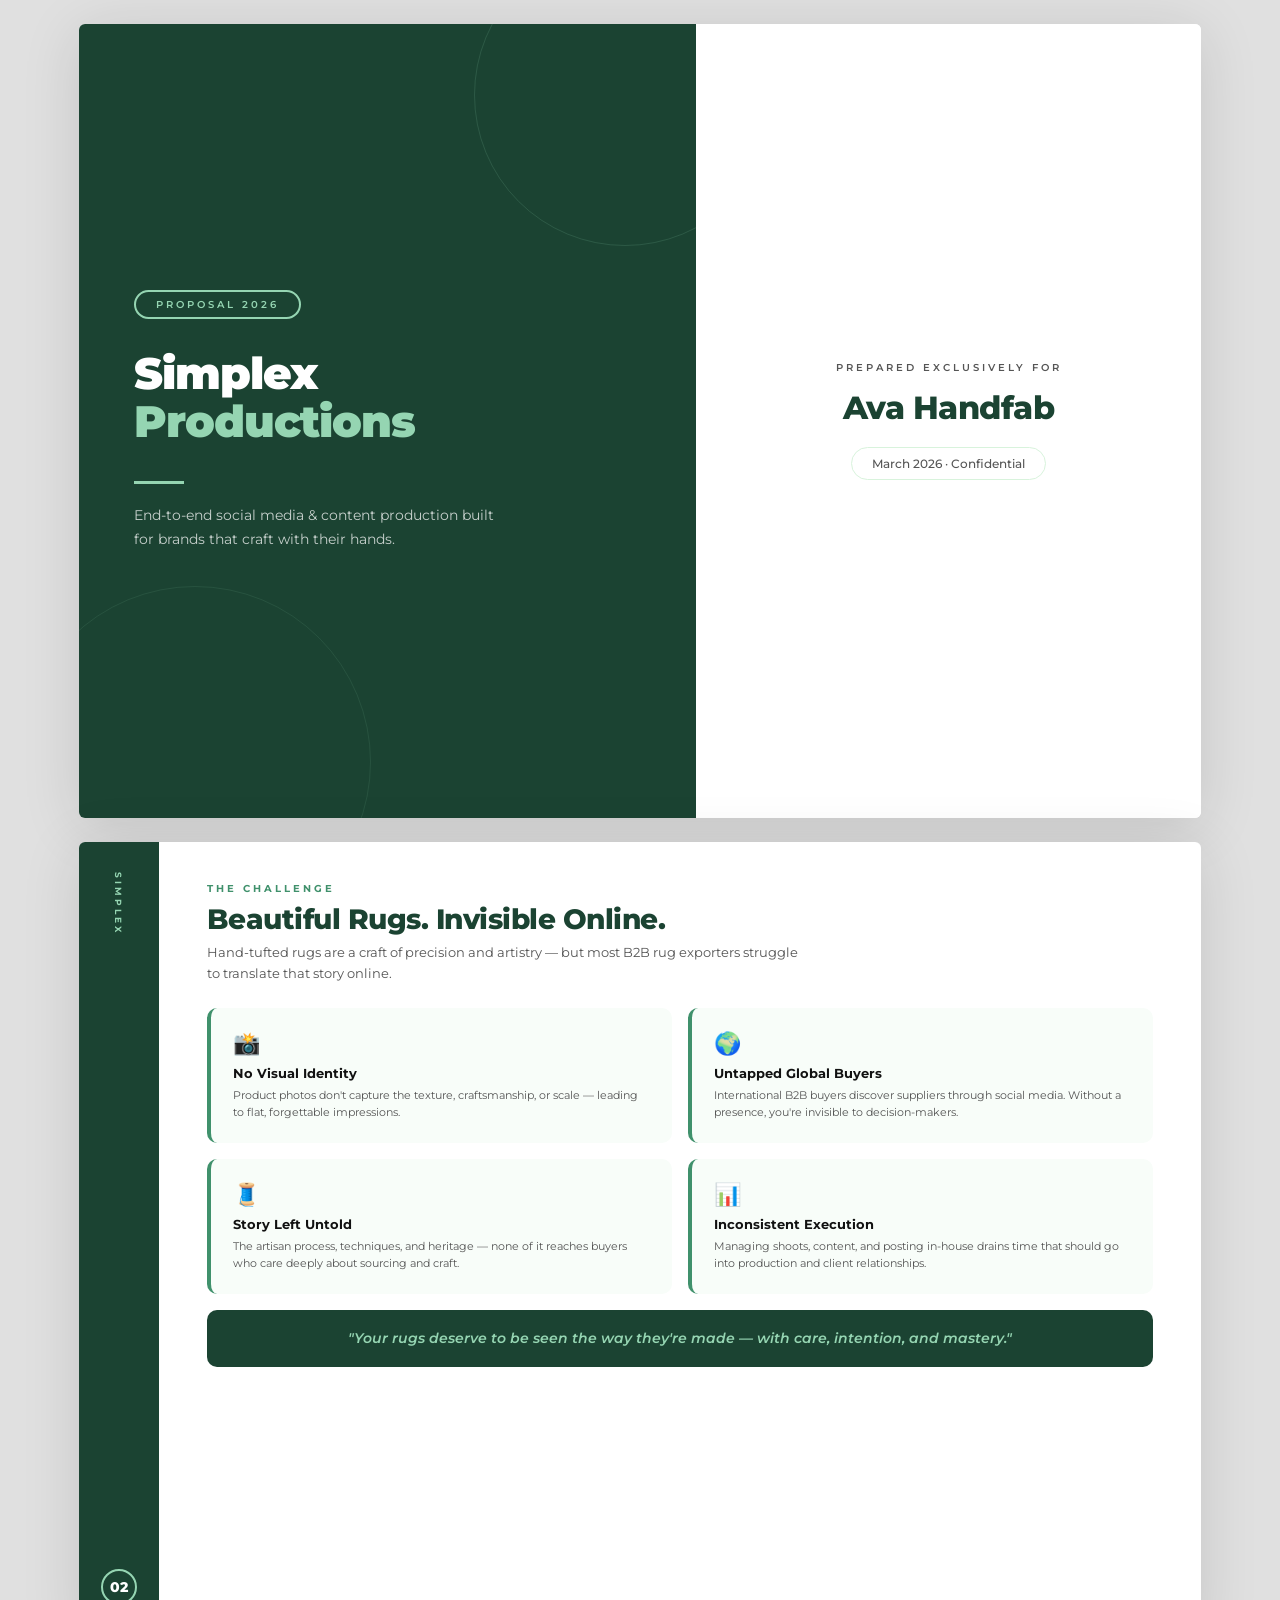
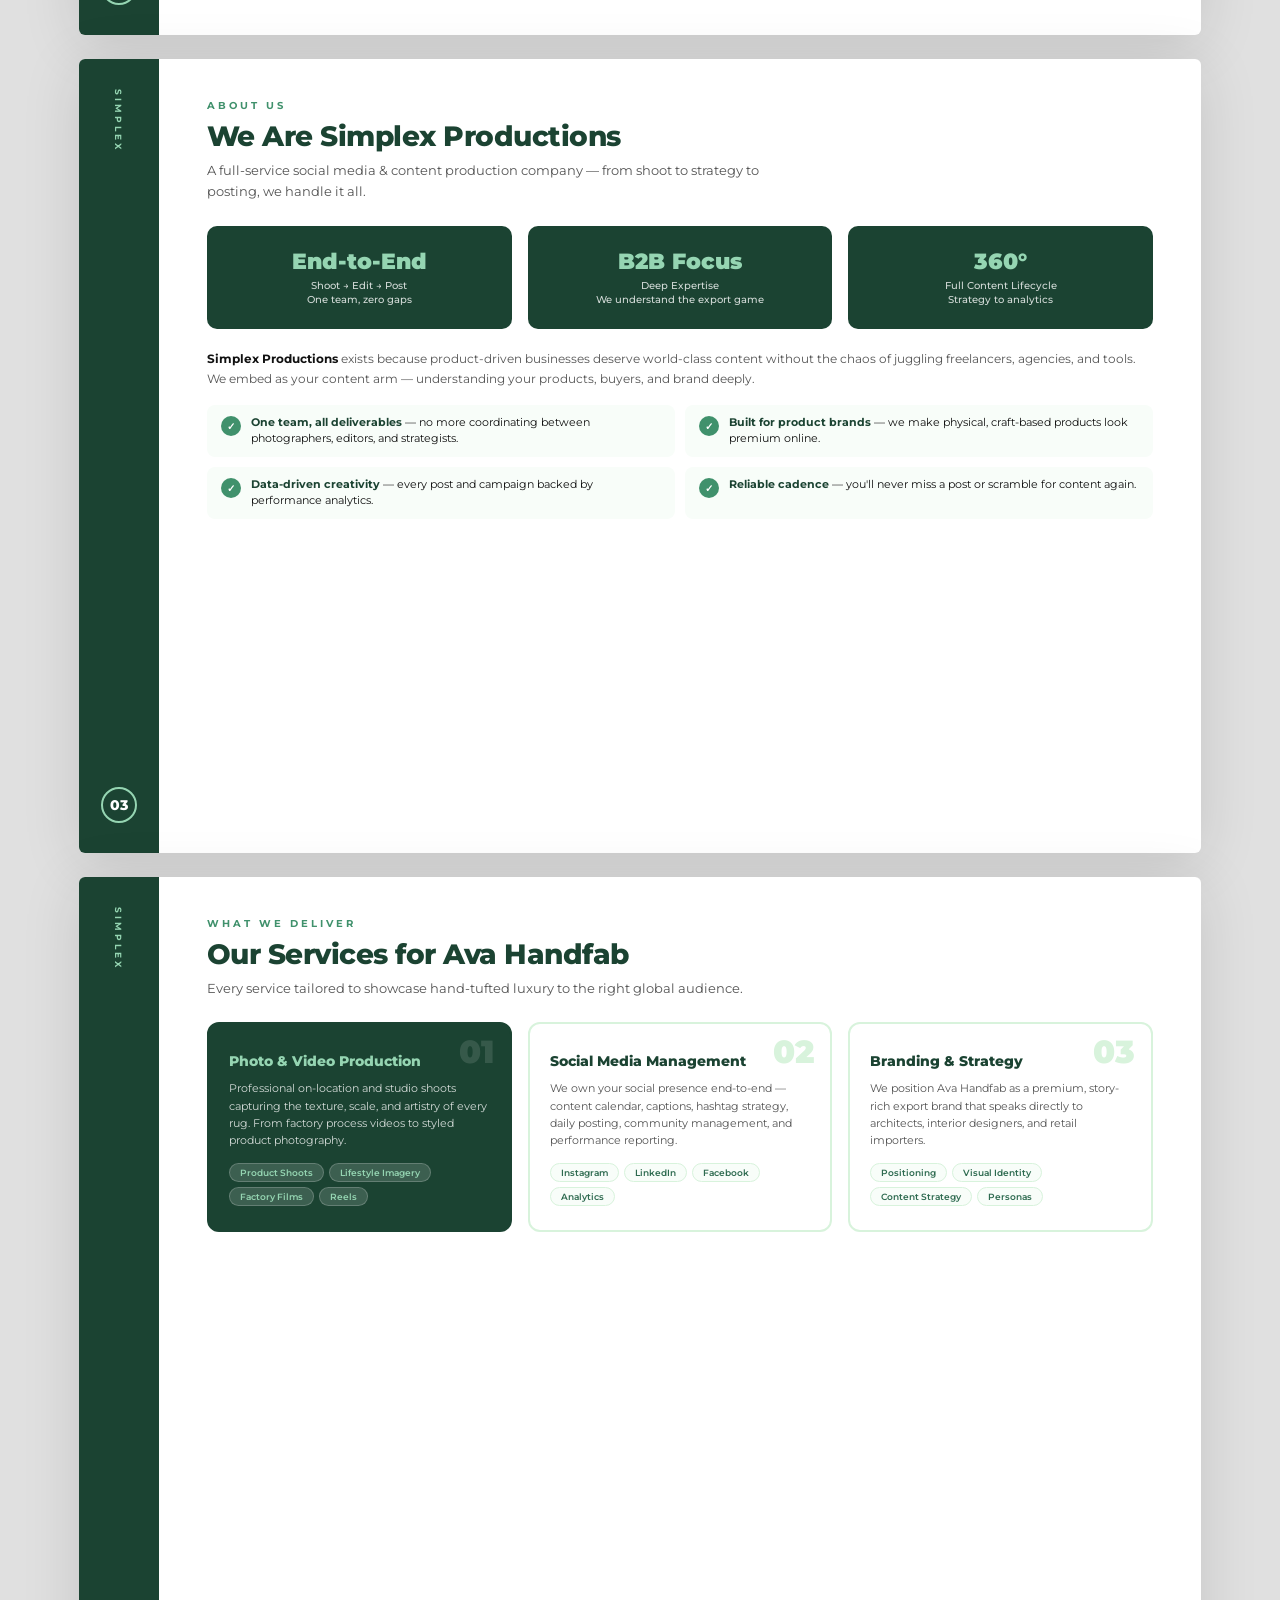
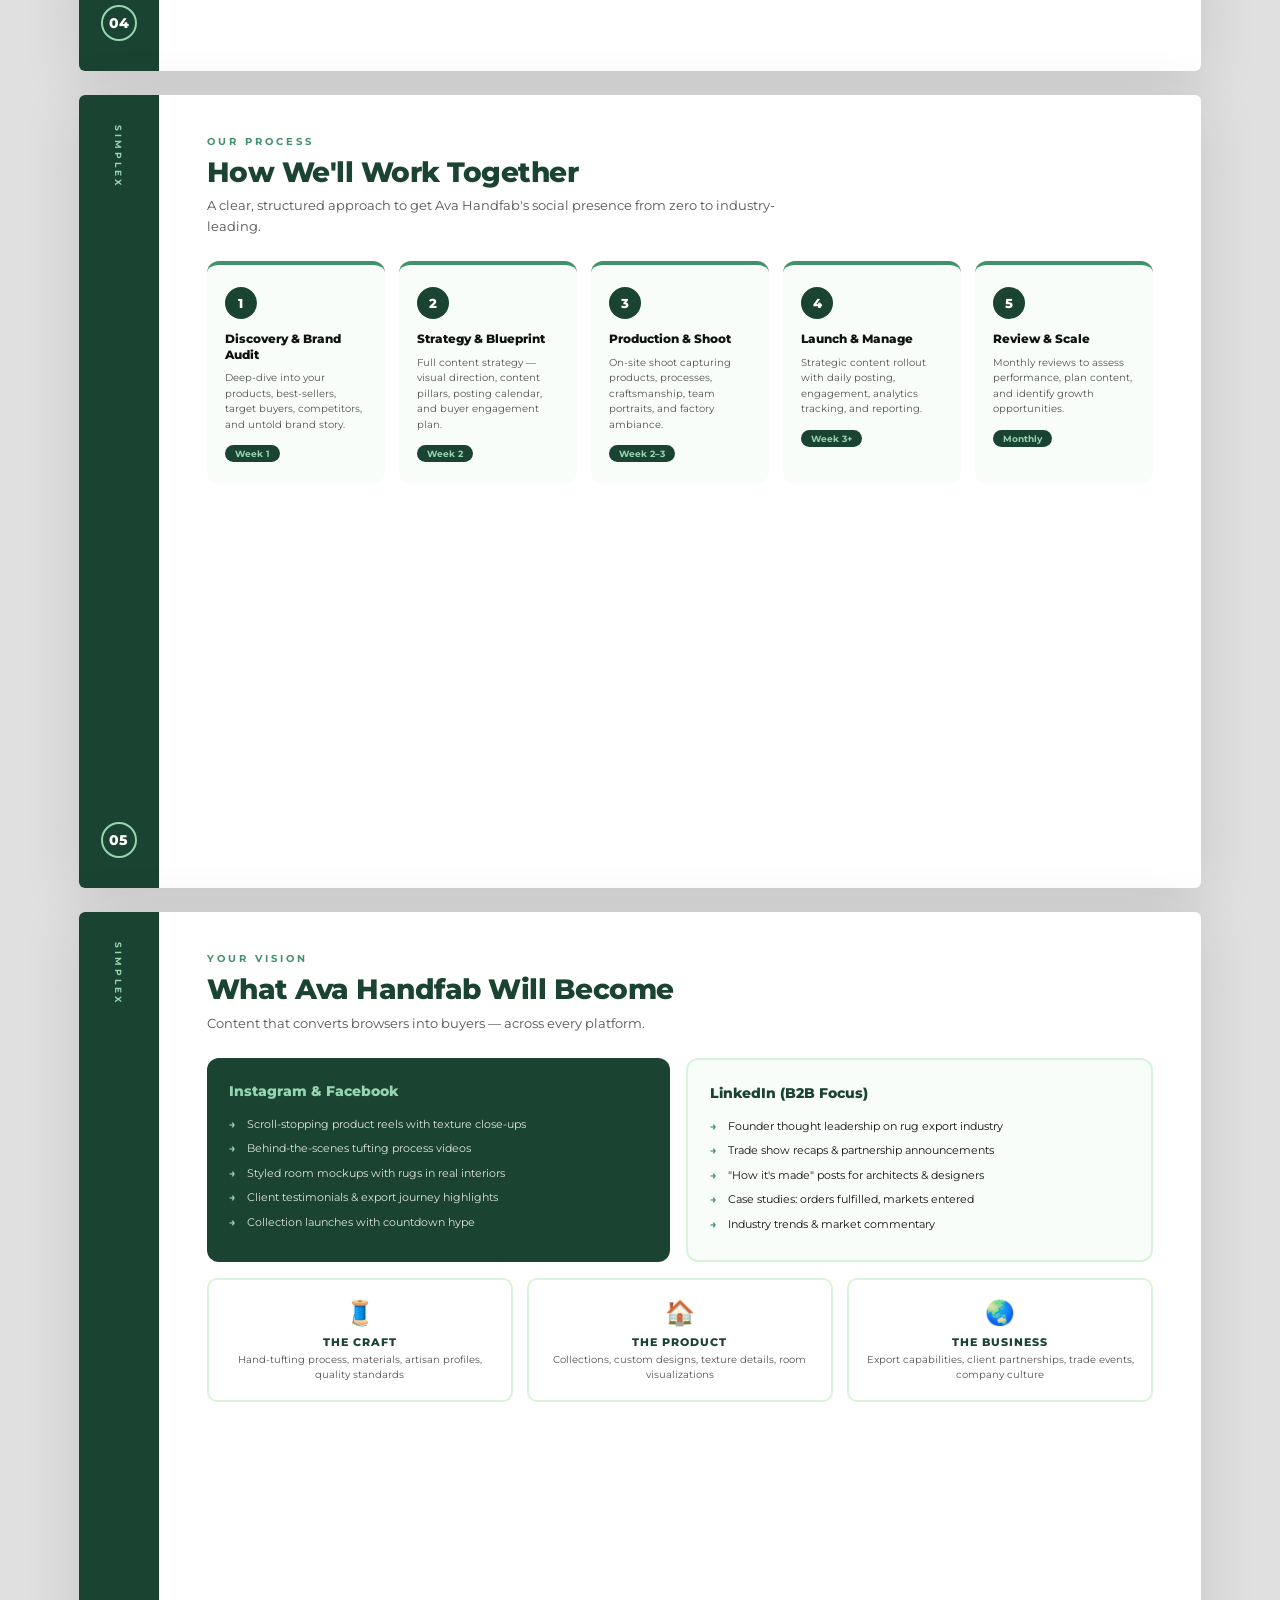
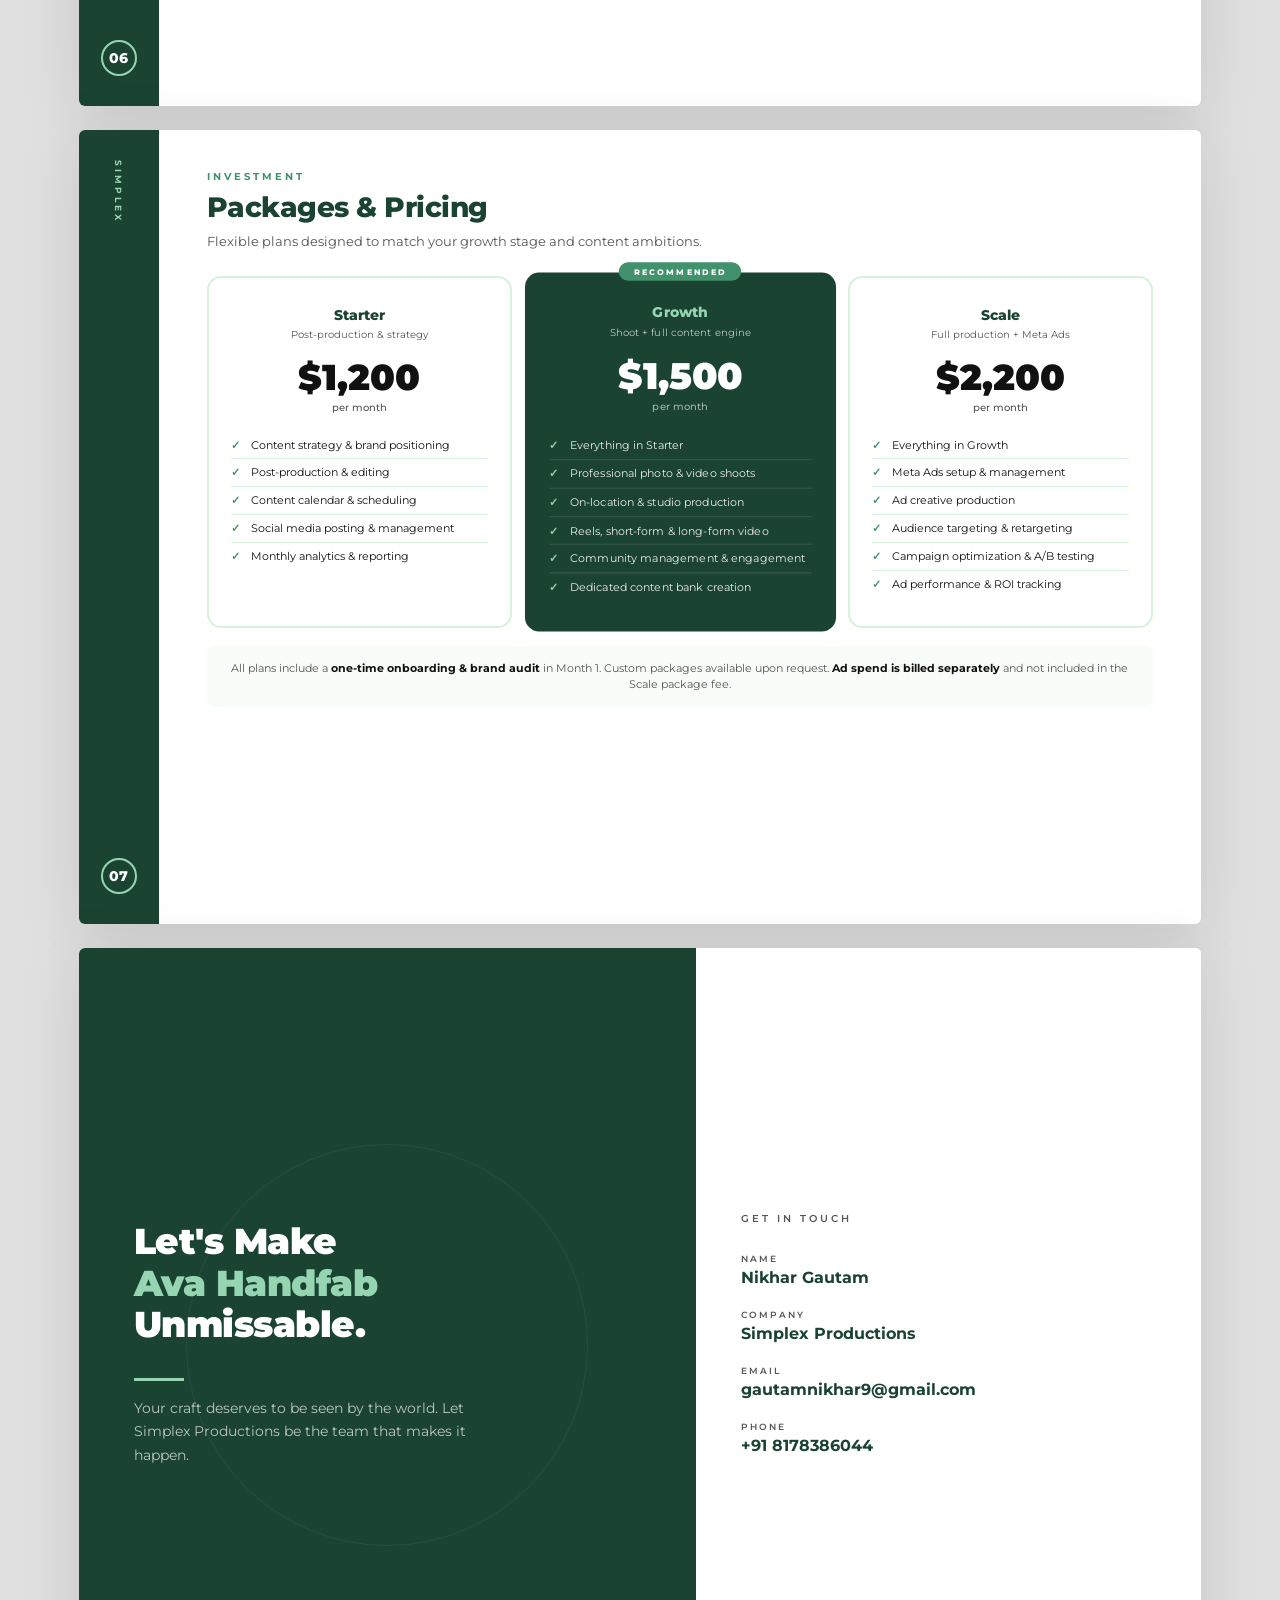
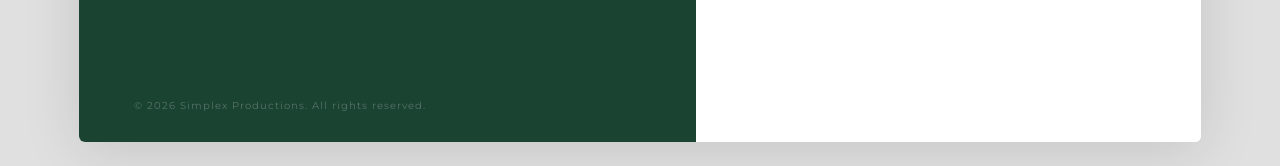
<file: ava-handfab-pitch/pitch-deck.html>
<!DOCTYPE html>
<html lang="en">
<head>
  <meta charset="UTF-8">
  <meta name="viewport" content="width=device-width, initial-scale=1.0">
  <title>Simplex Productions × Ava Handfab</title>
  <style>
    @import url('https://fonts.googleapis.com/css2?family=Montserrat:wght@300;400;500;600;700;800;900&display=swap');

    * { margin: 0; padding: 0; box-sizing: border-box; }

    :root {
      --green: #1b4332;
      --green-mid: #2d6a4f;
      --green-bright: #40916c;
      --green-light: #95d5b2;
      --green-pale: #d8f3dc;
      --white: #ffffff;
      --off-white: #f8fdf9;
      --dark: #111111;
      --gray: #555555;
    }

    @page {
      size: 297mm 210mm;
      margin: 0;
    }

    body {
      font-family: 'Montserrat', sans-serif;
      color: var(--dark);
      background: #e0e0e0;
      -webkit-print-color-adjust: exact;
      print-color-adjust: exact;
    }

    .slide {
      width: 297mm;
      height: 210mm;
      margin: 0 auto;
      background: var(--white);
      page-break-after: always;
      position: relative;
      overflow: hidden;
    }

    @media screen {
      .slide {
        margin: 24px auto;
        box-shadow: 0 8px 60px rgba(0,0,0,0.12);
        border-radius: 6px;
      }
    }

    /* ───────── SLIDE 1: COVER ───────── */
    .cover {
      display: flex;
      height: 210mm;
    }

    .cover-left {
      width: 55%;
      background: var(--green);
      display: flex;
      flex-direction: column;
      justify-content: center;
      padding: 50px 55px;
      position: relative;
      overflow: hidden;
    }

    .cover-left::before {
      content: '';
      position: absolute;
      top: -80px;
      right: -80px;
      width: 300px;
      height: 300px;
      border-radius: 50%;
      border: 1px solid rgba(149,213,178,0.15);
    }

    .cover-left::after {
      content: '';
      position: absolute;
      bottom: -120px;
      left: -60px;
      width: 350px;
      height: 350px;
      border-radius: 50%;
      border: 1px solid rgba(149,213,178,0.1);
    }

    .cover-badge {
      display: inline-block;
      border: 2px solid var(--green-light);
      color: var(--green-light);
      padding: 6px 20px;
      border-radius: 30px;
      font-size: 10px;
      letter-spacing: 3px;
      text-transform: uppercase;
      margin-bottom: 30px;
      font-weight: 600;
      width: fit-content;
    }

    .cover-left h1 {
      font-size: 44px;
      font-weight: 900;
      color: var(--white);
      line-height: 1.1;
      margin-bottom: 16px;
      letter-spacing: -1px;
      position: relative;
      z-index: 1;
    }

    .cover-left h1 span {
      color: var(--green-light);
    }

    .cover-divider {
      width: 50px;
      height: 3px;
      background: var(--green-light);
      margin: 20px 0;
    }

    .cover-sub {
      font-size: 14px;
      color: rgba(255,255,255,0.75);
      font-weight: 400;
      line-height: 1.7;
      max-width: 360px;
    }

    .cover-right {
      width: 45%;
      background: var(--white);
      display: flex;
      flex-direction: column;
      justify-content: center;
      align-items: center;
      text-align: center;
      padding: 50px 40px;
    }

    .cover-right .prepared {
      font-size: 10px;
      letter-spacing: 3px;
      text-transform: uppercase;
      color: var(--gray);
      font-weight: 600;
      margin-bottom: 14px;
    }

    .cover-right h3 {
      font-size: 32px;
      font-weight: 800;
      color: var(--green);
      letter-spacing: -0.5px;
      margin-bottom: 20px;
    }

    .cover-right .date {
      font-size: 12px;
      color: var(--gray);
      font-weight: 500;
      padding: 8px 20px;
      border: 1px solid var(--green-pale);
      border-radius: 20px;
    }

    /* ───────── INNER SLIDES (2–7) ───────── */
    .inner {
      display: flex;
      height: 210mm;
    }

    .sidebar {
      width: 80px;
      background: var(--green);
      display: flex;
      flex-direction: column;
      align-items: center;
      justify-content: space-between;
      padding: 30px 0;
    }

    .sidebar .logo {
      writing-mode: vertical-rl;
      text-orientation: mixed;
      font-size: 9px;
      letter-spacing: 3px;
      text-transform: uppercase;
      color: var(--green-light);
      font-weight: 700;
    }

    .sidebar .page-num {
      font-size: 14px;
      font-weight: 800;
      color: var(--white);
      width: 36px;
      height: 36px;
      border: 2px solid var(--green-light);
      border-radius: 50%;
      display: flex;
      align-items: center;
      justify-content: center;
    }

    .main {
      flex: 1;
      padding: 40px 48px;
      display: flex;
      flex-direction: column;
    }

    .tag {
      font-size: 10px;
      letter-spacing: 3px;
      text-transform: uppercase;
      color: var(--green-bright);
      font-weight: 700;
      margin-bottom: 8px;
    }

    .title {
      font-size: 28px;
      font-weight: 800;
      color: var(--green);
      line-height: 1.2;
      margin-bottom: 6px;
      letter-spacing: -0.5px;
    }

    .subtitle {
      font-size: 13px;
      color: var(--gray);
      font-weight: 400;
      line-height: 1.6;
      margin-bottom: 24px;
      max-width: 600px;
    }

    .content {
      flex: 1;
    }

    /* ───────── SLIDE 2: PROBLEM ───────── */
    .problem-grid {
      display: grid;
      grid-template-columns: 1fr 1fr;
      gap: 16px;
    }

    .problem-card {
      background: var(--off-white);
      border-radius: 10px;
      padding: 22px;
      border-left: 4px solid var(--green-bright);
    }

    .problem-card .icon {
      font-size: 22px;
      margin-bottom: 8px;
    }

    .problem-card h4 {
      font-size: 13px;
      font-weight: 700;
      color: var(--dark);
      margin-bottom: 6px;
    }

    .problem-card p {
      font-size: 11px;
      color: var(--gray);
      line-height: 1.55;
    }

    .callout-bar {
      background: var(--green);
      color: var(--white);
      border-radius: 10px;
      padding: 18px 28px;
      margin-top: 16px;
      text-align: center;
    }

    .callout-bar p {
      font-size: 14px;
      font-weight: 600;
      font-style: italic;
      color: var(--green-light);
      line-height: 1.5;
    }

    /* ───────── SLIDE 3: ABOUT ───────── */
    .stats-row {
      display: flex;
      gap: 16px;
      margin-bottom: 20px;
    }

    .stat-box {
      flex: 1;
      background: var(--green);
      border-radius: 10px;
      padding: 22px 18px;
      text-align: center;
    }

    .stat-box .num {
      font-size: 22px;
      font-weight: 900;
      color: var(--green-light);
      margin-bottom: 4px;
    }

    .stat-box .lbl {
      font-size: 10px;
      color: rgba(255,255,255,0.8);
      font-weight: 500;
      line-height: 1.4;
    }

    .about-desc {
      font-size: 12px;
      color: var(--gray);
      line-height: 1.7;
      margin-bottom: 16px;
    }

    .about-desc strong {
      color: var(--dark);
    }

    .usp-grid {
      display: grid;
      grid-template-columns: 1fr 1fr;
      gap: 10px;
    }

    .usp-item {
      display: flex;
      align-items: flex-start;
      gap: 10px;
      padding: 10px 14px;
      background: var(--off-white);
      border-radius: 8px;
    }

    .usp-check {
      flex-shrink: 0;
      width: 20px;
      height: 20px;
      background: var(--green-bright);
      border-radius: 50%;
      display: flex;
      align-items: center;
      justify-content: center;
      color: var(--white);
      font-size: 10px;
      font-weight: 800;
      margin-top: 1px;
    }

    .usp-item p {
      font-size: 11px;
      color: var(--dark);
      line-height: 1.45;
    }

    .usp-item strong {
      color: var(--green);
    }

    /* ───────── SLIDE 4: SERVICES ───────── */
    .service-cards {
      display: grid;
      grid-template-columns: 1fr 1fr 1fr;
      gap: 16px;
    }

    .svc-card {
      border: 2px solid var(--green-pale);
      border-radius: 12px;
      padding: 24px 20px;
      position: relative;
      background: var(--white);
    }

    .svc-card.highlight {
      border-color: var(--green);
      background: var(--green);
      color: var(--white);
    }

    .svc-card.highlight h4 {
      color: var(--green-light);
    }

    .svc-card.highlight p {
      color: rgba(255,255,255,0.8);
    }

    .svc-card.highlight .svc-tag {
      background: rgba(255,255,255,0.15);
      color: var(--green-light);
      border-color: rgba(255,255,255,0.2);
    }

    .svc-num {
      font-size: 32px;
      font-weight: 900;
      color: var(--green-pale);
      position: absolute;
      top: 12px;
      right: 16px;
      line-height: 1;
    }

    .svc-card.highlight .svc-num {
      color: rgba(255,255,255,0.12);
    }

    .svc-card h4 {
      font-size: 14px;
      font-weight: 800;
      color: var(--green);
      margin-bottom: 10px;
      margin-top: 4px;
    }

    .svc-card p {
      font-size: 11px;
      color: var(--gray);
      line-height: 1.55;
      margin-bottom: 14px;
    }

    .svc-tags {
      display: flex;
      flex-wrap: wrap;
      gap: 5px;
    }

    .svc-tag {
      padding: 3px 10px;
      border-radius: 20px;
      font-size: 9px;
      font-weight: 600;
      color: var(--green-mid);
      border: 1px solid var(--green-pale);
      background: var(--off-white);
    }

    /* ───────── SLIDE 5: PROCESS ───────── */
    .process-row {
      display: flex;
      gap: 14px;
      align-items: stretch;
    }

    .process-step {
      flex: 1;
      background: var(--off-white);
      border-radius: 12px;
      padding: 22px 18px;
      position: relative;
      border-top: 4px solid var(--green-bright);
    }

    .process-step .step-num {
      width: 32px;
      height: 32px;
      border-radius: 50%;
      background: var(--green);
      color: var(--white);
      display: flex;
      align-items: center;
      justify-content: center;
      font-weight: 800;
      font-size: 13px;
      margin-bottom: 12px;
    }

    .process-step h4 {
      font-size: 12px;
      font-weight: 800;
      color: var(--dark);
      margin-bottom: 8px;
      line-height: 1.3;
    }

    .process-step p {
      font-size: 10px;
      color: var(--gray);
      line-height: 1.55;
      margin-bottom: 10px;
    }

    .step-time {
      display: inline-block;
      padding: 3px 10px;
      background: var(--green);
      border-radius: 20px;
      font-size: 9px;
      color: var(--green-light);
      font-weight: 700;
    }

    /* ───────── SLIDE 6: VISION ───────── */
    .vision-row {
      display: flex;
      gap: 16px;
      margin-bottom: 16px;
    }

    .vision-box {
      flex: 1;
      border-radius: 12px;
      padding: 24px 22px;
    }

    .vision-box.dark {
      background: var(--green);
      color: var(--white);
    }

    .vision-box.dark h4 {
      color: var(--green-light);
      font-size: 14px;
      font-weight: 800;
      margin-bottom: 12px;
    }

    .vision-box.dark li {
      color: rgba(255,255,255,0.85);
    }

    .vision-box.light {
      background: var(--off-white);
      border: 2px solid var(--green-pale);
    }

    .vision-box.light h4 {
      color: var(--green);
      font-size: 14px;
      font-weight: 800;
      margin-bottom: 12px;
    }

    .vision-box ul {
      list-style: none;
      padding: 0;
    }

    .vision-box li {
      font-size: 11px;
      line-height: 1.5;
      padding: 4px 0 4px 18px;
      position: relative;
      color: var(--dark);
    }

    .vision-box li::before {
      content: '→';
      position: absolute;
      left: 0;
      color: var(--green-bright);
      font-weight: 700;
    }

    .vision-box.dark li::before {
      color: var(--green-light);
    }

    .pillars-row {
      display: flex;
      gap: 14px;
    }

    .pillar-card {
      flex: 1;
      text-align: center;
      padding: 18px 14px;
      background: var(--white);
      border: 2px solid var(--green-pale);
      border-radius: 10px;
    }

    .pillar-card .pillar-icon {
      font-size: 24px;
      margin-bottom: 8px;
    }

    .pillar-card h5 {
      font-size: 11px;
      font-weight: 800;
      color: var(--green);
      margin-bottom: 4px;
      text-transform: uppercase;
      letter-spacing: 1px;
    }

    .pillar-card p {
      font-size: 10px;
      color: var(--gray);
      line-height: 1.45;
    }

    /* ───────── SLIDE 7: PRICING ───────── */
    .pricing-cards {
      display: flex;
      gap: 16px;
      align-items: stretch;
    }

    .price-card {
      flex: 1;
      border: 2px solid var(--green-pale);
      border-radius: 14px;
      padding: 28px 22px;
      text-align: center;
      position: relative;
      background: var(--white);
    }

    .price-card.featured {
      border-color: var(--green);
      background: var(--green);
      color: var(--white);
      transform: scale(1.02);
    }

    .price-card.featured::after {
      content: 'RECOMMENDED';
      position: absolute;
      top: -12px;
      left: 50%;
      transform: translateX(-50%);
      background: var(--green-bright);
      color: var(--white);
      font-size: 8px;
      letter-spacing: 2px;
      padding: 4px 14px;
      border-radius: 20px;
      font-weight: 800;
    }

    .price-card h4 {
      font-size: 14px;
      font-weight: 800;
      color: var(--green);
      margin-bottom: 4px;
    }

    .price-card.featured h4 {
      color: var(--green-light);
    }

    .price-card .desc {
      font-size: 10px;
      color: var(--gray);
      margin-bottom: 14px;
    }

    .price-card.featured .desc {
      color: rgba(255,255,255,0.7);
    }

    .price-amount {
      font-size: 36px;
      font-weight: 900;
      color: var(--dark);
      margin-bottom: 2px;
    }

    .price-card.featured .price-amount {
      color: var(--white);
    }

    .price-period {
      font-size: 10px;
      color: var(--gray);
      font-weight: 500;
      margin-bottom: 18px;
    }

    .price-card.featured .price-period {
      color: rgba(255,255,255,0.6);
    }

    .price-features {
      list-style: none;
      text-align: left;
    }

    .price-features li {
      font-size: 11px;
      color: var(--dark);
      padding: 6px 0;
      border-bottom: 1px solid var(--green-pale);
      padding-left: 20px;
      position: relative;
      line-height: 1.35;
    }

    .price-card.featured .price-features li {
      color: rgba(255,255,255,0.9);
      border-bottom-color: rgba(255,255,255,0.12);
    }

    .price-features li:last-child { border-bottom: none; }

    .price-features li::before {
      content: '✓';
      position: absolute;
      left: 0;
      color: var(--green-bright);
      font-weight: 800;
    }

    .price-card.featured .price-features li::before {
      color: var(--green-light);
    }

    .pricing-footer {
      text-align: center;
      margin-top: 18px;
      padding: 14px 20px;
      background: var(--off-white);
      border-radius: 8px;
      font-size: 11px;
      color: var(--gray);
      line-height: 1.5;
    }

    .pricing-footer strong {
      color: var(--dark);
    }

    /* ───────── SLIDE 8: CLOSING ───────── */
    .closing-slide {
      display: flex;
      height: 210mm;
    }

    .close-left {
      width: 55%;
      background: var(--green);
      display: flex;
      flex-direction: column;
      justify-content: center;
      padding: 50px 55px;
      position: relative;
      overflow: hidden;
    }

    .close-left::before {
      content: '';
      position: absolute;
      top: 50%;
      left: 50%;
      transform: translate(-50%, -50%);
      width: 400px;
      height: 400px;
      border-radius: 50%;
      border: 1px solid rgba(149,213,178,0.08);
    }

    .close-left h2 {
      font-size: 36px;
      font-weight: 900;
      color: var(--white);
      line-height: 1.15;
      margin-bottom: 16px;
      letter-spacing: -0.5px;
      position: relative;
      z-index: 1;
    }

    .close-left h2 span {
      color: var(--green-light);
    }

    .close-divider {
      width: 50px;
      height: 3px;
      background: var(--green-light);
      margin: 16px 0;
    }

    .close-left p {
      font-size: 14px;
      color: rgba(255,255,255,0.7);
      font-weight: 400;
      line-height: 1.7;
      max-width: 380px;
    }

    .close-left .footer {
      position: absolute;
      bottom: 30px;
      font-size: 10px;
      color: rgba(255,255,255,0.25);
      letter-spacing: 1px;
    }

    .close-right {
      width: 45%;
      background: var(--white);
      display: flex;
      flex-direction: column;
      justify-content: center;
      padding: 50px 45px;
    }

    .close-right h4 {
      font-size: 10px;
      letter-spacing: 3px;
      text-transform: uppercase;
      color: var(--gray);
      font-weight: 600;
      margin-bottom: 28px;
    }

    .contact-row {
      margin-bottom: 22px;
    }

    .contact-row .c-label {
      font-size: 9px;
      letter-spacing: 2px;
      text-transform: uppercase;
      color: var(--gray);
      font-weight: 600;
      margin-bottom: 4px;
    }

    .contact-row .c-value {
      font-size: 16px;
      font-weight: 700;
      color: var(--green);
    }

    @media print {
      body { background: white; }
      .slide {
        margin: 0;
        box-shadow: none;
        border-radius: 0;
      }
    }
  </style>
</head>
<body>

  <!-- ──────── SLIDE 1: COVER ──────── -->
  <div class="slide">
    <div class="cover">
      <div class="cover-left">
        <div class="cover-badge">Proposal 2026</div>
        <h1>Simplex<br><span>Productions</span></h1>
        <div class="cover-divider"></div>
        <p class="cover-sub">
          End-to-end social media &amp; content production
          built for brands that craft with their hands.
        </p>
      </div>
      <div class="cover-right">
        <p class="prepared">Prepared Exclusively For</p>
        <h3>Ava Handfab</h3>
        <span class="date">March 2026 &middot; Confidential</span>
      </div>
    </div>
  </div>

  <!-- ──────── SLIDE 2: THE PROBLEM ──────── -->
  <div class="slide">
    <div class="inner">
      <div class="sidebar">
        <span class="logo">Simplex</span>
        <span class="page-num">02</span>
      </div>
      <div class="main">
        <div class="tag">The Challenge</div>
        <h2 class="title">Beautiful Rugs. Invisible Online.</h2>
        <p class="subtitle">Hand-tufted rugs are a craft of precision and artistry — but most B2B rug exporters struggle to translate that story online.</p>
        <div class="content">
          <div class="problem-grid">
            <div class="problem-card">
              <div class="icon">📸</div>
              <h4>No Visual Identity</h4>
              <p>Product photos don't capture the texture, craftsmanship, or scale — leading to flat, forgettable impressions.</p>
            </div>
            <div class="problem-card">
              <div class="icon">🌍</div>
              <h4>Untapped Global Buyers</h4>
              <p>International B2B buyers discover suppliers through social media. Without a presence, you're invisible to decision-makers.</p>
            </div>
            <div class="problem-card">
              <div class="icon">🧵</div>
              <h4>Story Left Untold</h4>
              <p>The artisan process, techniques, and heritage — none of it reaches buyers who care deeply about sourcing and craft.</p>
            </div>
            <div class="problem-card">
              <div class="icon">📊</div>
              <h4>Inconsistent Execution</h4>
              <p>Managing shoots, content, and posting in-house drains time that should go into production and client relationships.</p>
            </div>
          </div>
          <div class="callout-bar">
            <p>"Your rugs deserve to be seen the way they're made — with care, intention, and mastery."</p>
          </div>
        </div>
      </div>
    </div>
  </div>

  <!-- ──────── SLIDE 3: WHO WE ARE ──────── -->
  <div class="slide">
    <div class="inner">
      <div class="sidebar">
        <span class="logo">Simplex</span>
        <span class="page-num">03</span>
      </div>
      <div class="main">
        <div class="tag">About Us</div>
        <h2 class="title">We Are Simplex Productions</h2>
        <p class="subtitle">A full-service social media &amp; content production company — from shoot to strategy to posting, we handle it all.</p>
        <div class="content">
          <div class="stats-row">
            <div class="stat-box">
              <div class="num">End-to-End</div>
              <div class="lbl">Shoot → Edit → Post<br>One team, zero gaps</div>
            </div>
            <div class="stat-box">
              <div class="num">B2B Focus</div>
              <div class="lbl">Deep Expertise<br>We understand the export game</div>
            </div>
            <div class="stat-box">
              <div class="num">360°</div>
              <div class="lbl">Full Content Lifecycle<br>Strategy to analytics</div>
            </div>
          </div>
          <p class="about-desc">
            <strong>Simplex Productions</strong> exists because product-driven businesses deserve world-class content without the chaos of juggling freelancers, agencies, and tools. We embed as your content arm — understanding your products, buyers, and brand deeply.
          </p>
          <div class="usp-grid">
            <div class="usp-item">
              <span class="usp-check">✓</span>
              <p><strong>One team, all deliverables</strong> — no more coordinating between photographers, editors, and strategists.</p>
            </div>
            <div class="usp-item">
              <span class="usp-check">✓</span>
              <p><strong>Built for product brands</strong> — we make physical, craft-based products look premium online.</p>
            </div>
            <div class="usp-item">
              <span class="usp-check">✓</span>
              <p><strong>Data-driven creativity</strong> — every post and campaign backed by performance analytics.</p>
            </div>
            <div class="usp-item">
              <span class="usp-check">✓</span>
              <p><strong>Reliable cadence</strong> — you'll never miss a post or scramble for content again.</p>
            </div>
          </div>
        </div>
      </div>
    </div>
  </div>

  <!-- ──────── SLIDE 4: SERVICES ──────── -->
  <div class="slide">
    <div class="inner">
      <div class="sidebar">
        <span class="logo">Simplex</span>
        <span class="page-num">04</span>
      </div>
      <div class="main">
        <div class="tag">What We Deliver</div>
        <h2 class="title">Our Services for Ava Handfab</h2>
        <p class="subtitle">Every service tailored to showcase hand-tufted luxury to the right global audience.</p>
        <div class="content">
          <div class="service-cards">
            <div class="svc-card highlight">
              <div class="svc-num">01</div>
              <h4>Photo &amp; Video Production</h4>
              <p>Professional on-location and studio shoots capturing the texture, scale, and artistry of every rug. From factory process videos to styled product photography.</p>
              <div class="svc-tags">
                <span class="svc-tag">Product Shoots</span>
                <span class="svc-tag">Lifestyle Imagery</span>
                <span class="svc-tag">Factory Films</span>
                <span class="svc-tag">Reels</span>
              </div>
            </div>
            <div class="svc-card">
              <div class="svc-num">02</div>
              <h4>Social Media Management</h4>
              <p>We own your social presence end-to-end — content calendar, captions, hashtag strategy, daily posting, community management, and performance reporting.</p>
              <div class="svc-tags">
                <span class="svc-tag">Instagram</span>
                <span class="svc-tag">LinkedIn</span>
                <span class="svc-tag">Facebook</span>
                <span class="svc-tag">Analytics</span>
              </div>
            </div>
            <div class="svc-card">
              <div class="svc-num">03</div>
              <h4>Branding &amp; Strategy</h4>
              <p>We position Ava Handfab as a premium, story-rich export brand that speaks directly to architects, interior designers, and retail importers.</p>
              <div class="svc-tags">
                <span class="svc-tag">Positioning</span>
                <span class="svc-tag">Visual Identity</span>
                <span class="svc-tag">Content Strategy</span>
                <span class="svc-tag">Personas</span>
              </div>
            </div>
          </div>
        </div>
      </div>
    </div>
  </div>

  <!-- ──────── SLIDE 5: PROCESS ──────── -->
  <div class="slide">
    <div class="inner">
      <div class="sidebar">
        <span class="logo">Simplex</span>
        <span class="page-num">05</span>
      </div>
      <div class="main">
        <div class="tag">Our Process</div>
        <h2 class="title">How We'll Work Together</h2>
        <p class="subtitle">A clear, structured approach to get Ava Handfab's social presence from zero to industry-leading.</p>
        <div class="content">
          <div class="process-row">
            <div class="process-step">
              <div class="step-num">1</div>
              <h4>Discovery &amp; Brand Audit</h4>
              <p>Deep-dive into your products, best-sellers, target buyers, competitors, and untold brand story.</p>
              <span class="step-time">Week 1</span>
            </div>
            <div class="process-step">
              <div class="step-num">2</div>
              <h4>Strategy &amp; Blueprint</h4>
              <p>Full content strategy — visual direction, content pillars, posting calendar, and buyer engagement plan.</p>
              <span class="step-time">Week 2</span>
            </div>
            <div class="process-step">
              <div class="step-num">3</div>
              <h4>Production &amp; Shoot</h4>
              <p>On-site shoot capturing products, processes, craftsmanship, team portraits, and factory ambiance.</p>
              <span class="step-time">Week 2–3</span>
            </div>
            <div class="process-step">
              <div class="step-num">4</div>
              <h4>Launch &amp; Manage</h4>
              <p>Strategic content rollout with daily posting, engagement, analytics tracking, and reporting.</p>
              <span class="step-time">Week 3+</span>
            </div>
            <div class="process-step">
              <div class="step-num">5</div>
              <h4>Review &amp; Scale</h4>
              <p>Monthly reviews to assess performance, plan content, and identify growth opportunities.</p>
              <span class="step-time">Monthly</span>
            </div>
          </div>
        </div>
      </div>
    </div>
  </div>

  <!-- ──────── SLIDE 6: VISION ──────── -->
  <div class="slide">
    <div class="inner">
      <div class="sidebar">
        <span class="logo">Simplex</span>
        <span class="page-num">06</span>
      </div>
      <div class="main">
        <div class="tag">Your Vision</div>
        <h2 class="title">What Ava Handfab Will Become</h2>
        <p class="subtitle">Content that converts browsers into buyers — across every platform.</p>
        <div class="content">
          <div class="vision-row">
            <div class="vision-box dark">
              <h4>Instagram &amp; Facebook</h4>
              <ul>
                <li>Scroll-stopping product reels with texture close-ups</li>
                <li>Behind-the-scenes tufting process videos</li>
                <li>Styled room mockups with rugs in real interiors</li>
                <li>Client testimonials &amp; export journey highlights</li>
                <li>Collection launches with countdown hype</li>
              </ul>
            </div>
            <div class="vision-box light">
              <h4>LinkedIn (B2B Focus)</h4>
              <ul>
                <li>Founder thought leadership on rug export industry</li>
                <li>Trade show recaps &amp; partnership announcements</li>
                <li>"How it's made" posts for architects &amp; designers</li>
                <li>Case studies: orders fulfilled, markets entered</li>
                <li>Industry trends &amp; market commentary</li>
              </ul>
            </div>
          </div>
          <div class="pillars-row">
            <div class="pillar-card">
              <div class="pillar-icon">🧵</div>
              <h5>The Craft</h5>
              <p>Hand-tufting process, materials, artisan profiles, quality standards</p>
            </div>
            <div class="pillar-card">
              <div class="pillar-icon">🏠</div>
              <h5>The Product</h5>
              <p>Collections, custom designs, texture details, room visualizations</p>
            </div>
            <div class="pillar-card">
              <div class="pillar-icon">🌏</div>
              <h5>The Business</h5>
              <p>Export capabilities, client partnerships, trade events, company culture</p>
            </div>
          </div>
        </div>
      </div>
    </div>
  </div>

  <!-- ──────── SLIDE 7: PRICING ──────── -->
  <div class="slide">
    <div class="inner">
      <div class="sidebar">
        <span class="logo">Simplex</span>
        <span class="page-num">07</span>
      </div>
      <div class="main">
        <div class="tag">Investment</div>
        <h2 class="title">Packages &amp; Pricing</h2>
        <p class="subtitle">Flexible plans designed to match your growth stage and content ambitions.</p>
        <div class="content">
          <div class="pricing-cards">
            <div class="price-card">
              <h4>Starter</h4>
              <p class="desc">Post-production &amp; strategy</p>
              <div class="price-amount">$1,200</div>
              <div class="price-period">per month</div>
              <ul class="price-features">
                <li>Content strategy &amp; brand positioning</li>
                <li>Post-production &amp; editing</li>
                <li>Content calendar &amp; scheduling</li>
                <li>Social media posting &amp; management</li>
                <li>Monthly analytics &amp; reporting</li>
              </ul>
            </div>
            <div class="price-card featured">
              <h4>Growth</h4>
              <p class="desc">Shoot + full content engine</p>
              <div class="price-amount">$1,500</div>
              <div class="price-period">per month</div>
              <ul class="price-features">
                <li>Everything in Starter</li>
                <li>Professional photo &amp; video shoots</li>
                <li>On-location &amp; studio production</li>
                <li>Reels, short-form &amp; long-form video</li>
                <li>Community management &amp; engagement</li>
                <li>Dedicated content bank creation</li>
              </ul>
            </div>
            <div class="price-card">
              <h4>Scale</h4>
              <p class="desc">Full production + Meta Ads</p>
              <div class="price-amount">$2,200</div>
              <div class="price-period">per month</div>
              <ul class="price-features">
                <li>Everything in Growth</li>
                <li>Meta Ads setup &amp; management</li>
                <li>Ad creative production</li>
                <li>Audience targeting &amp; retargeting</li>
                <li>Campaign optimization &amp; A/B testing</li>
                <li>Ad performance &amp; ROI tracking</li>
              </ul>
            </div>
          </div>
          <div class="pricing-footer">
            All plans include a <strong>one-time onboarding &amp; brand audit</strong> in Month 1. Custom packages available upon request.
            <strong>Ad spend is billed separately</strong> and not included in the Scale package fee.
          </div>
        </div>
      </div>
    </div>
  </div>

  <!-- ──────── SLIDE 8: CLOSING ──────── -->
  <div class="slide">
    <div class="closing-slide">
      <div class="close-left">
        <h2>Let's Make<br><span>Ava Handfab</span><br>Unmissable.</h2>
        <div class="close-divider"></div>
        <p>Your craft deserves to be seen by the world. Let Simplex Productions be the team that makes it happen.</p>
        <div class="footer">&copy; 2026 Simplex Productions. All rights reserved.</div>
      </div>
      <div class="close-right">
        <h4>Get In Touch</h4>
        <div class="contact-row">
          <div class="c-label">Name</div>
          <div class="c-value">Nikhar Gautam</div>
        </div>
        <div class="contact-row">
          <div class="c-label">Company</div>
          <div class="c-value">Simplex Productions</div>
        </div>
        <div class="contact-row">
          <div class="c-label">Email</div>
          <div class="c-value">gautamnikhar9@gmail.com</div>
        </div>
        <div class="contact-row">
          <div class="c-label">Phone</div>
          <div class="c-value">+91 8178386044</div>
        </div>
      </div>
    </div>
  </div>

</body>
</html>
</file>
